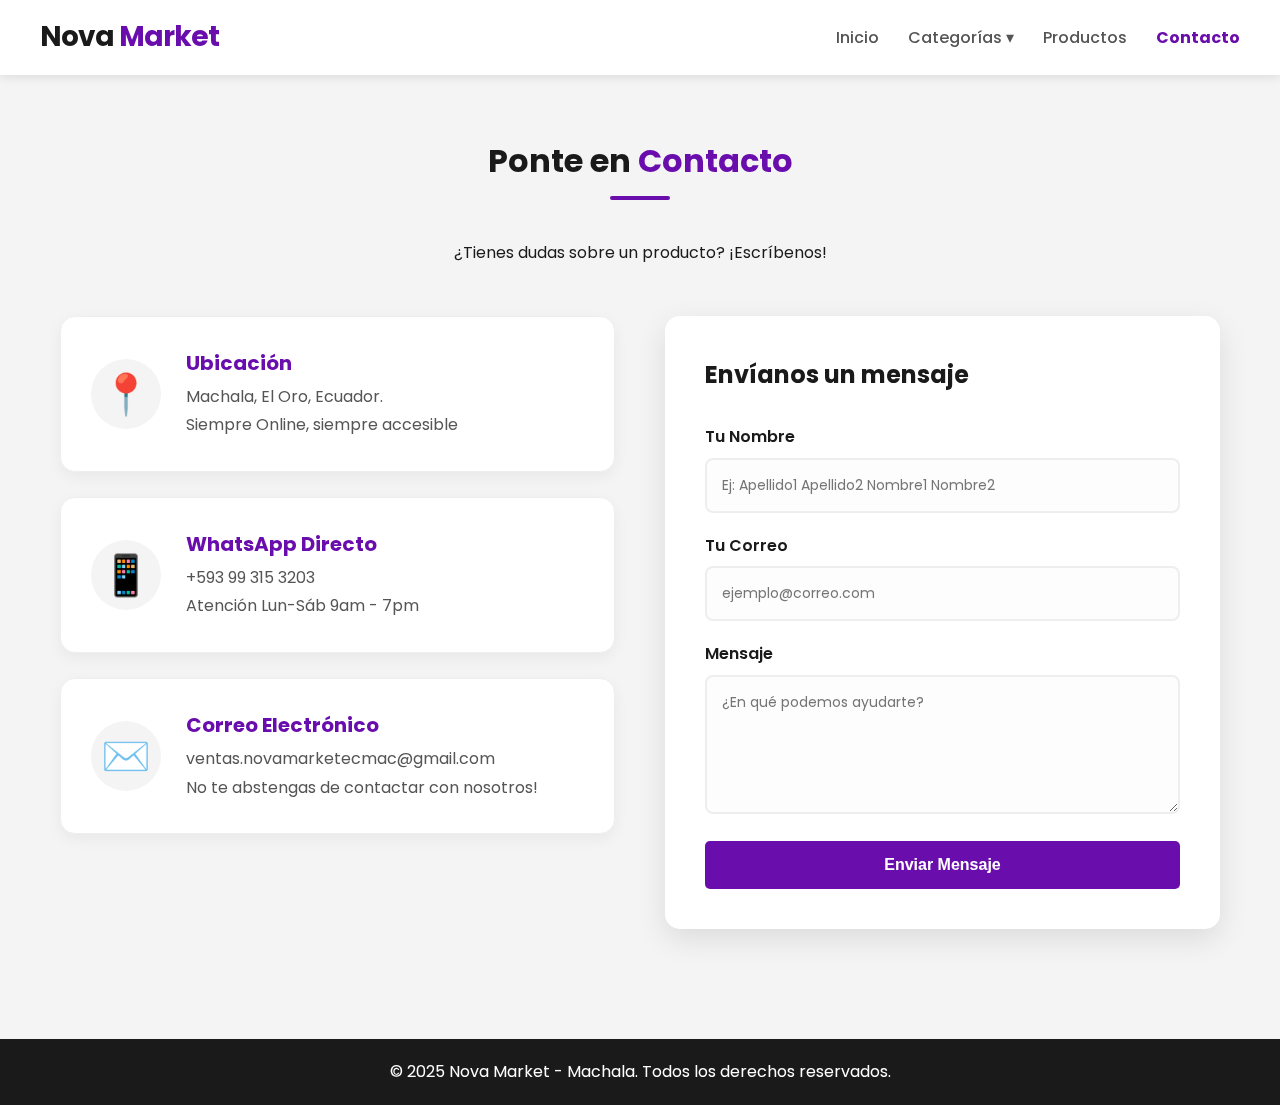
<file: contacto.html>
<!DOCTYPE html>
<html lang="es">
<head>
    <meta charset="UTF-8">
    <meta name="viewport" content="width=device-width, initial-scale=1.0">
    <title>Nova Market | Contáctanos</title>
    
    <link rel="preconnect" href="https://fonts.googleapis.com">
    <link rel="preconnect" href="https://fonts.gstatic.com" crossorigin>
    <link href="https://fonts.googleapis.com/css2?family=Poppins:wght@300;400;600;700&display=swap" rel="stylesheet">
    <link rel="stylesheet" href="style.css">
</head>
<body>

    <div class="area">
        <ul class="circles">
            <li></li><li></li><li></li><li></li><li></li>
            <li></li><li></li><li></li><li></li><li></li>
        </ul>
    </div>

    <header class="main-header">
        <div class="container header-content">
            <div class="logo">
                <h1>Nova <span>Market</span></h1>
            </div>
            <nav class="navbar">
                <a href="index.html">Inicio</a>
                <div class="dropdown">
                    <a href="index.html#categorias" class="dropbtn">Categorías ▾</a>
                    
                    <div class="dropdown-content">
                        <a href="tecnologia.html">Tecnología y Accesorios</a>
                        <a href="hogar.html">Hogar y Cocina</a>
                        <a href="Papeleria.html">Papeleria y Oficina</a>
                        <a href="moda.html">Moda y Belleza</a>
                        <a href="Ferreteria.html">Ferretería y Herramientas</a>
                        <a href="jugueteria.html">Juguetes y Más</a>
                    </div>
                </div>
                <a href="index.html#productos">Productos</a>
                <a href="contacto.html" class="active-link">Contacto</a>
            </nav>
        </div>
    </header>

    <main class="container section-padding">
        <h2 class="section-title">Ponte en <span class="text-purple">Contacto</span></h2>
        <p style="text-align: center; margin-bottom: 50px;">¿Tienes dudas sobre un producto? ¡Escríbenos!</p>

        <div class="contact-wrapper">
            
            <div class="contact-info">
                <div class="info-box">
                    <div class="icon-box">📍</div>
                    <div class="details">
                        <h3>Ubicación</h3>
                        <p>Machala, El Oro, Ecuador.</p>
                        <p>Siempre Online, siempre accesible</p>
                    </div>
                </div>

                <div class="info-box">
                    <div class="icon-box">📱</div>
                    <div class="details">
                        <h3>WhatsApp Directo</h3>
                        <p>+593 99 315 3203</p>
                        <p>Atención Lun-Sáb 9am - 7pm</p>
                    </div>
                </div>

                <div class="info-box">
                    <div class="icon-box">✉️</div>
                    <div class="details">
                        <h3>Correo Electrónico</h3>
                        <p>ventas.novamarketecmac@gmail.com</p>
                        <p>No te abstengas de contactar con nosotros!</p>
                    </div>
                </div>
            </div>

            <div class="contact-form-container">
                <h3>Envíanos un mensaje</h3>
                <form action="mailto:ventas@novamarket.ec" method="post" enctype="text/plain" class="form-style" onsubmit="setTimeout(() => this.reset(), 1000)">
    
                    <div class="input-group">
                        <label for="nombre">Tu Nombre</label>
                        <input type="text" id="nombre" namee="nombre" placeholder="Ej: Apellido1 Apellido2 Nombre1 Nombre2" 
                            pattern="[a-zA-ZñÑáéíóúÁÉÍÓÚ\s]+" title="Por favor, usa solo letras (no números)" required>
                    </div>
                    
                    <div class="input-group">
                        <label for="email">Tu Correo</label>
                        <input type="email" id="email" name="contacto" placeholder="ejemplo@correo.com" required>
                    </div>

                    <div class="input-group">
                        <label for="mensaje">Mensaje</label>
                        <textarea id="mensaje" name="mensaje" rows="5" placeholder="¿En qué podemos ayudarte?" required></textarea>
                    </div>

                    <button type="submit" class="btn-primary form-btn">Enviar Mensaje</button>
                </form>
            </div>

        </div>
    </main>

    <footer>
        <p>&copy; 2025 Nova Market - Machala. Todos los derechos reservados.</p>
    </footer>

</body>
</html>
</file>
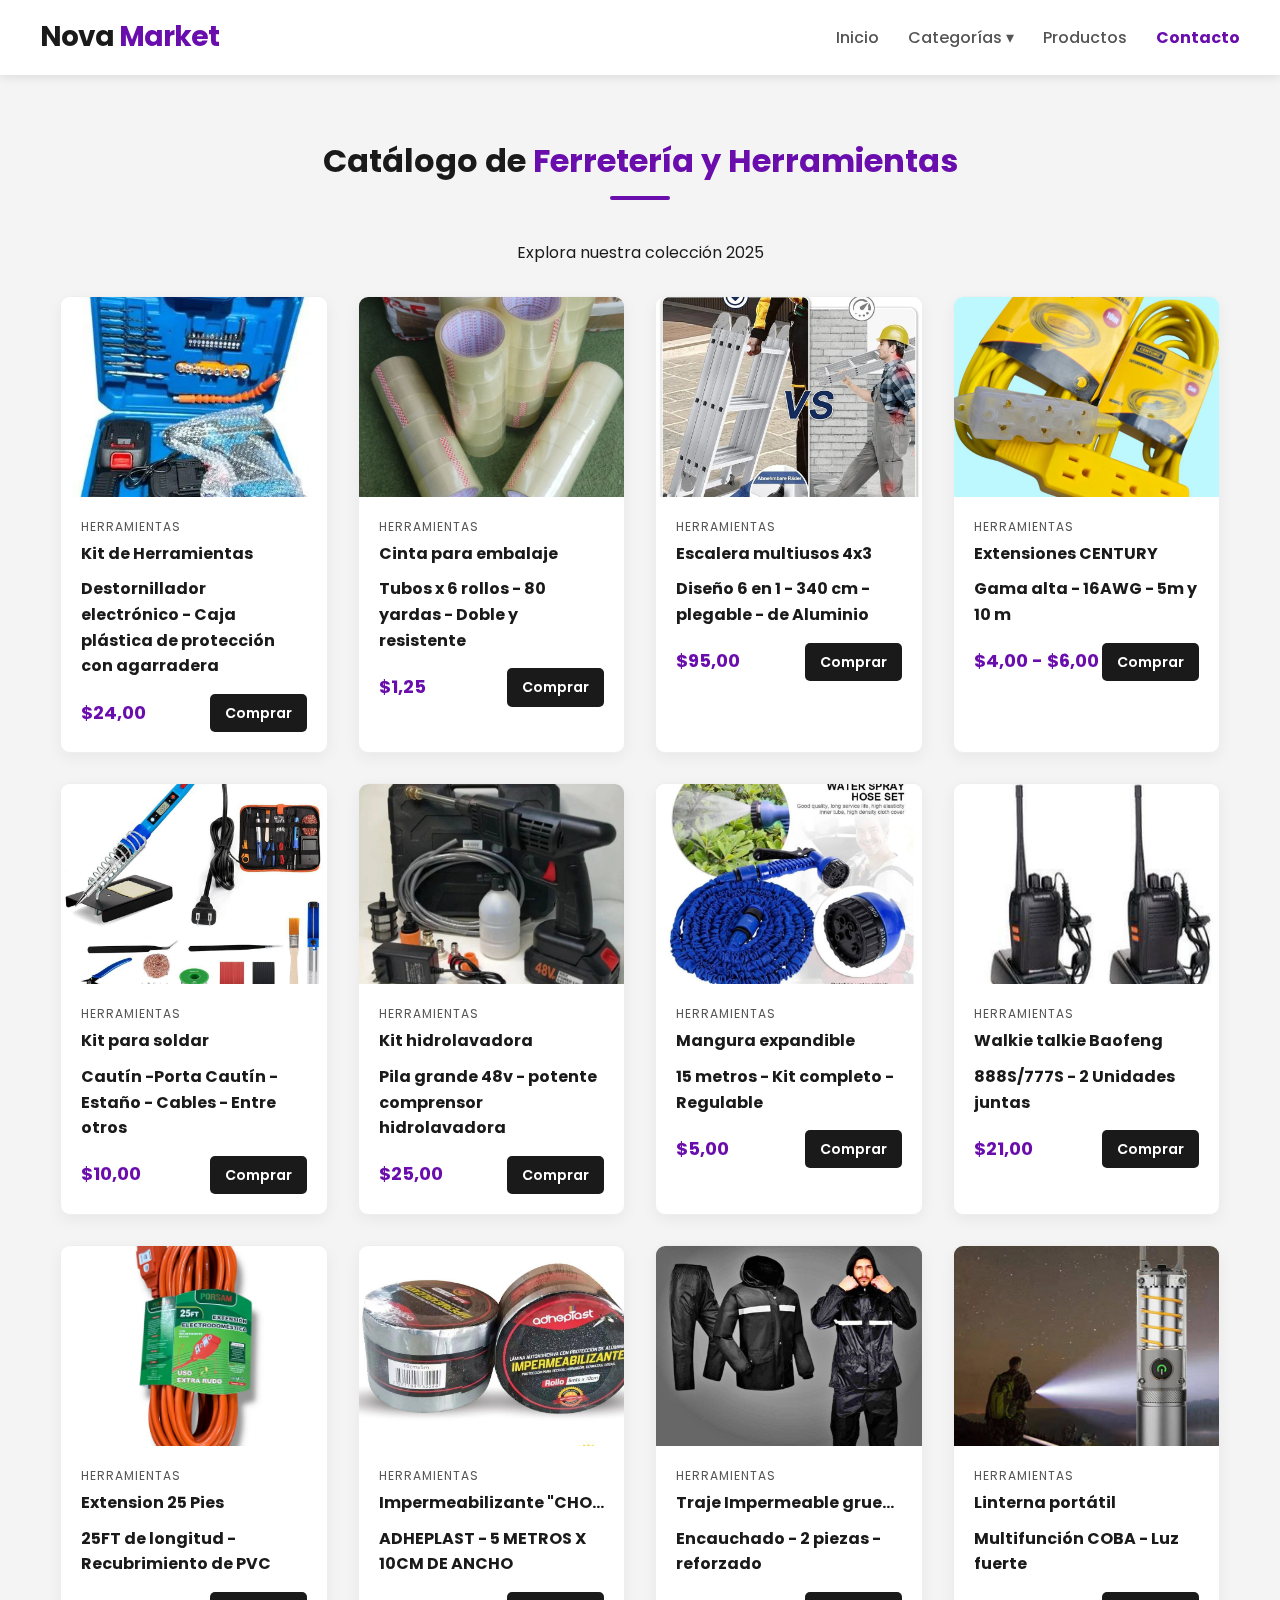
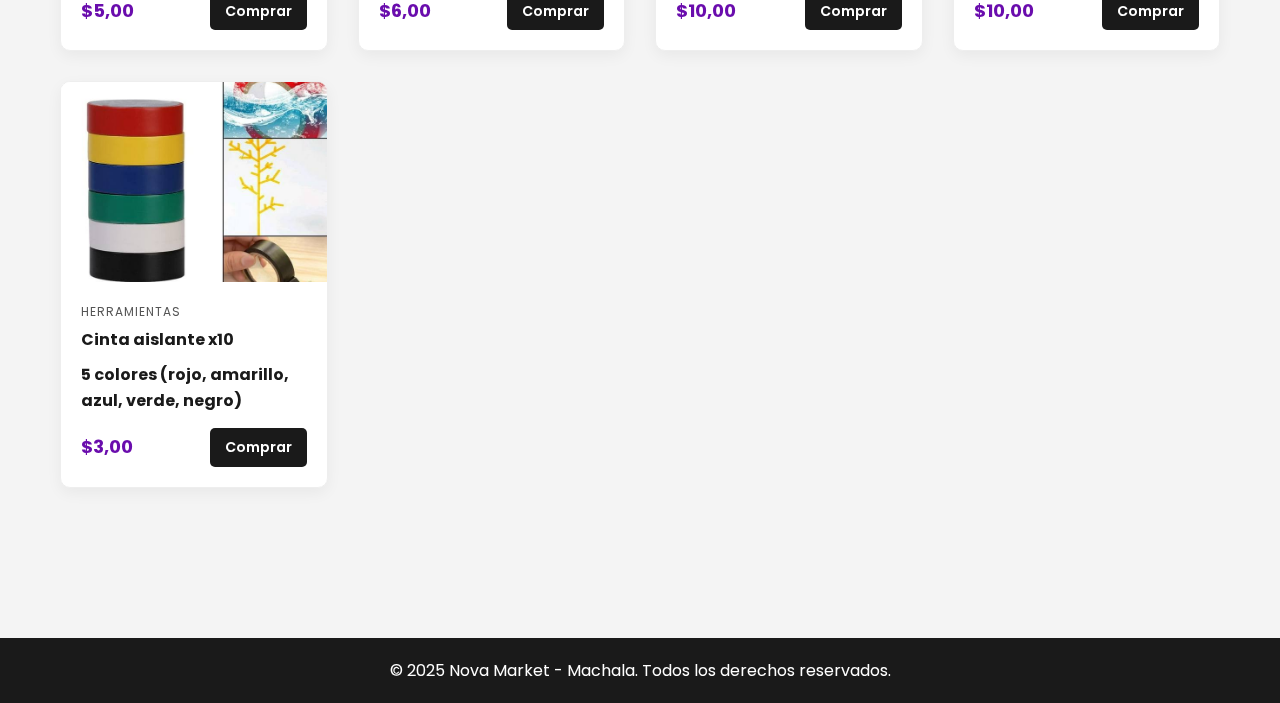
<file: Ferreteria.html>
<!DOCTYPE html>
<html lang="es">
<head>
    <meta charset="UTF-8">
    <meta name="viewport" content="width=device-width, initial-scale=1.0">
    <title>Nova Market | Catálogo 2025</title>
    
    <link rel="preconnect" href="https://fonts.googleapis.com">
    <link rel="preconnect" href="https://fonts.gstatic.com" crossorigin>
    <link href="https://fonts.googleapis.com/css2?family=Poppins:wght@300;400;600;700&display=swap" rel="stylesheet">

    <link rel="stylesheet" href="style.css">
</head>
<body>
    <div class="area">
        <ul class="circles">
            <li></li>
            <li></li>
            <li></li>
            <li></li>
            <li></li>
            <li></li>
            <li></li>
            <li></li>
            <li></li>
            <li></li>
        </ul>
    </div>
    
    <header class="main-header">
        <div class="container header-content">
            <div class="logo">
                <h1>Nova <span>Market</span></h1>
            </div>

            <nav class="navbar">
                <a href="index.html">Inicio</a>
                <div class="dropdown">
                    <a href="index.html#categorias" class="dropbtn">Categorías ▾</a>
                    
                    <div class="dropdown-content">
                        <a href="tecnologia.html">Tecnología y Accesorios</a>
                        <a href="hogar.html">Hogar y Cocina</a>
                        <a href="Papeleria.html">Papeleria y Oficina</a>
                        <a href="moda.html">Moda y Belleza</a>
                        <a href="Ferreteria.html">Ferretería y Herramientas</a>
                        <a href="jugueteria.html">Juguetes y Más</a>
                    </div>
                </div>
                <a href="index.html#productos">Productos</a>
                <a href="contacto.html" class="active-link">Contacto</a>
            </nav>
        </div>
    </header>

    <section id="productos" class="container section-padding">
        <h2 class="section-title">Catálogo de <span class="text-purple">Ferretería y Herramientas</span></h2>
        <p style="text-align: center; margin-bottom: 30px;">Explora nuestra colección 2025</p>

        <div class="products-grid">

            <div class="product-card">
                <div class="product-image">
                    <img src="cajadeherramientascondestornillador.jpg" alt="herramientas">
                </div>
                <div class="product-info">
                    <p class="category-tag">Herramientas</p>
                    <h3>Kit de Herramientas</h3>
                    <h4>Destornillador electrónico - Caja plástica de protección con agarradera</h4>
                    <div class="price-row">
                        <span class="price">$24,00</span>
                        <a href="https://wa.me/593993153203?text=Hola%20quiero%20el%20producto" target="_blank" class="btn-cart">Comprar</a>
                    </div>
                </div>
            </div>

            <div class="product-card">
                <div class="product-image">
                    <img src="cintamastik.jpg" alt="cintaembalaje">
                </div>
                <div class="product-info">
                    <p class="category-tag">Herramientas</p>
                    <h3>Cinta para embalaje</h3>
                    <h4>Tubos x 6 rollos - 80 yardas - Doble y resistente </h4>
                    <div class="price-row">
                        <span class="price">$1,25</span>
                        <a href="https://wa.me/593993153203?text=Hola%20quiero%20el%20producto" target="_blank" class="btn-cart">Comprar</a>
                    </div>
                </div>
            </div>

            <div class="product-card">
                <div class="product-image">
                    <img src="escaleramultiusos4x.jpg" alt="escalera">
                </div>
                <div class="product-info">
                    <p class="category-tag">Herramientas</p>
                    <h3>Escalera multiusos 4x3</h3>
                    <h4>Diseño 6 en 1 - 340 cm - plegable - de Aluminio</h4>
                    <div class="price-row">
                        <span class="price">$95,00</span>
                        <a href="https://wa.me/593993153203?text=Hola%20quiero%20el%20producto" target="_blank" class="btn-cart">Comprar</a>
                    </div>
                </div>
            </div>

            <div class="product-card">
                <div class="product-image">
                    <img src="extensiones.jpg" alt="extensiones">
                </div>
                <div class="product-info">
                    <p class="category-tag">Herramientas</p>
                    <h3>Extensiones CENTURY</h3>
                    <h4>Gama alta - 16AWG - 5m y 10 m</h4>
                    <div class="price-row">
                        <span class="price">$4,00 - $6,00</span>
                        <a href="https://wa.me/593993153203?text=Hola%20quiero%20el%20producto" target="_blank" class="btn-cart">Comprar</a>
                    </div>
                </div>
            </div>

            <div class="product-card">
                <div class="product-image">
                    <img src="kitsoldadura.jpg" alt="soldadura">
                </div>
                <div class="product-info">
                    <p class="category-tag">Herramientas</p>
                    <h3>Kit para soldar</h3>
                    <h4>Cautín -Porta Cautín - Estaño - Cables - Entre otros</h4>
                    <div class="price-row">
                        <span class="price">$10,00</span>
                        <a href="https://wa.me/593993153203?text=Hola%20quiero%20el%20producto" target="_blank" class="btn-cart">Comprar</a>
                    </div>
                </div>
            </div>

            <div class="product-card">
                <div class="product-image">
                    <img src="comprensordelavadora.jpg" alt="kit">
                </div>
                <div class="product-info">
                    <p class="category-tag">Herramientas</p>
                    <h3>Kit hidrolavadora</h3>
                    <h4>Pila grande 48v - potente comprensor hidrolavadora</h4>
                    <div class="price-row">
                        <span class="price">$25,00</span>
                        <a href="https://wa.me/593993153203?text=Hola%20quiero%20el%20producto" target="_blank" class="btn-cart">Comprar</a>
                    </div>
                </div>
            </div>

            <div class="product-card">
                <div class="product-image">
                    <img src="mangueraexpansible.jpg" alt="manguera">
                </div>
                <div class="product-info">
                    <p class="category-tag">Herramientas</p>
                    <h3>Mangura expandible</h3>
                    <h4>15 metros - Kit completo - Regulable</h4>
                    <div class="price-row">
                        <span class="price">$5,00</span>
                        <a href="https://wa.me/593993153203?text=Hola%20quiero%20el%20producto" target="_blank" class="btn-cart">Comprar</a>
                    </div>
                </div>
            </div>

            <div class="product-card">
                <div class="product-image">
                    <img src="walkietalkin.jpg" alt="receptor">
                </div>
                <div class="product-info">
                    <p class="category-tag">Herramientas</p>
                    <h3>Walkie talkie Baofeng</h3>
                    <h4>888S/777S - 2 Unidades juntas</h4>
                    <div class="price-row">
                        <span class="price">$21,00</span>
                        <a href="https://wa.me/593993153203?text=Hola%20quiero%20el%20producto" target="_blank" class="btn-cart">Comprar</a>
                    </div>
                </div>
            </div>

            <div class="product-card">
                <div class="product-image">
                    <img src="extensionelectrodomestica.jpg" alt="extensiones">
                </div>
                <div class="product-info">
                    <p class="category-tag">Herramientas</p>
                    <h3>Extension 25 Pies</h3>
                    <h4>25FT de longitud - Recubrimiento de PVC</h4>
                    <div class="price-row">
                        <span class="price">$5,00</span>
                        <a href="https://wa.me/593993153203?text=Hola%20quiero%20el%20producto" target="_blank" class="btn-cart">Comprar</a>
                    </div>
                </div>
            </div>

            <div class="product-card">
                <div class="product-image">
                    <img src="impermeabilizante.jpg" alt="impermeable">
                </div>
                <div class="product-info">
                    <p class="category-tag">Herramientas</p>
                    <h3>Impermeabilizante "CHOVA"</h3>
                    <h4>ADHEPLAST - 5 METROS X 10CM DE ANCHO</h4>
                    <div class="price-row">
                        <span class="price">$6,00</span>
                        <a href="https://wa.me/593993153203?text=Hola%20quiero%20el%20producto" target="_blank" class="btn-cart">Comprar</a>
                    </div>
                </div>
            </div>

            <div class="product-card">
                <div class="product-image">
                    <img src="trajeimpermeablegrueso.jpg" alt="impermeable">
                </div>
                <div class="product-info">
                    <p class="category-tag">Herramientas</p>
                    <h3>Traje Impermeable grueso</h3>
                    <h4>Encauchado - 2 piezas - reforzado</h4>
                    <div class="price-row">
                        <span class="price">$10,00</span>
                        <a href="https://wa.me/593993153203?text=Hola%20quiero%20el%20producto" target="_blank" class="btn-cart">Comprar</a>
                    </div>
                </div>
            </div>

            <div class="product-card">
                <div class="product-image">
                    <img src="linterna.jpg" alt="linterna">
                </div>
                <div class="product-info">
                    <p class="category-tag">Herramientas</p>
                    <h3>Linterna portátil</h3>
                    <h4>Multifunción COBA - Luz fuerte</h4>
                    <div class="price-row">
                        <span class="price">$10,00</span>
                        <a href="https://wa.me/593993153203?text=Hola%20quiero%20el%20producto" target="_blank" class="btn-cart">Comprar</a>
                    </div>
                </div>
            </div>

            <div class="product-card">
                <div class="product-image">
                    <img src="cintaaislantex10.jpg" alt="aislante">
                </div>
                <div class="product-info">
                    <p class="category-tag">Herramientas</p>
                    <h3>Cinta aislante x10</h3>
                    <h4>5 colores (rojo, amarillo, azul, verde, negro)</h4>
                    <div class="price-row">
                        <span class="price">$3,00</span>
                        <a href="https://wa.me/593993153203?text=Hola%20quiero%20el%20producto" target="_blank" class="btn-cart">Comprar</a>
                    </div>
                </div>
            </div>


        </div>
    </section>
    <footer>
        <p>&copy; 2025 Nova Market - Machala. Todos los derechos reservados.</p>
    </footer>

</body>
</html>
</file>
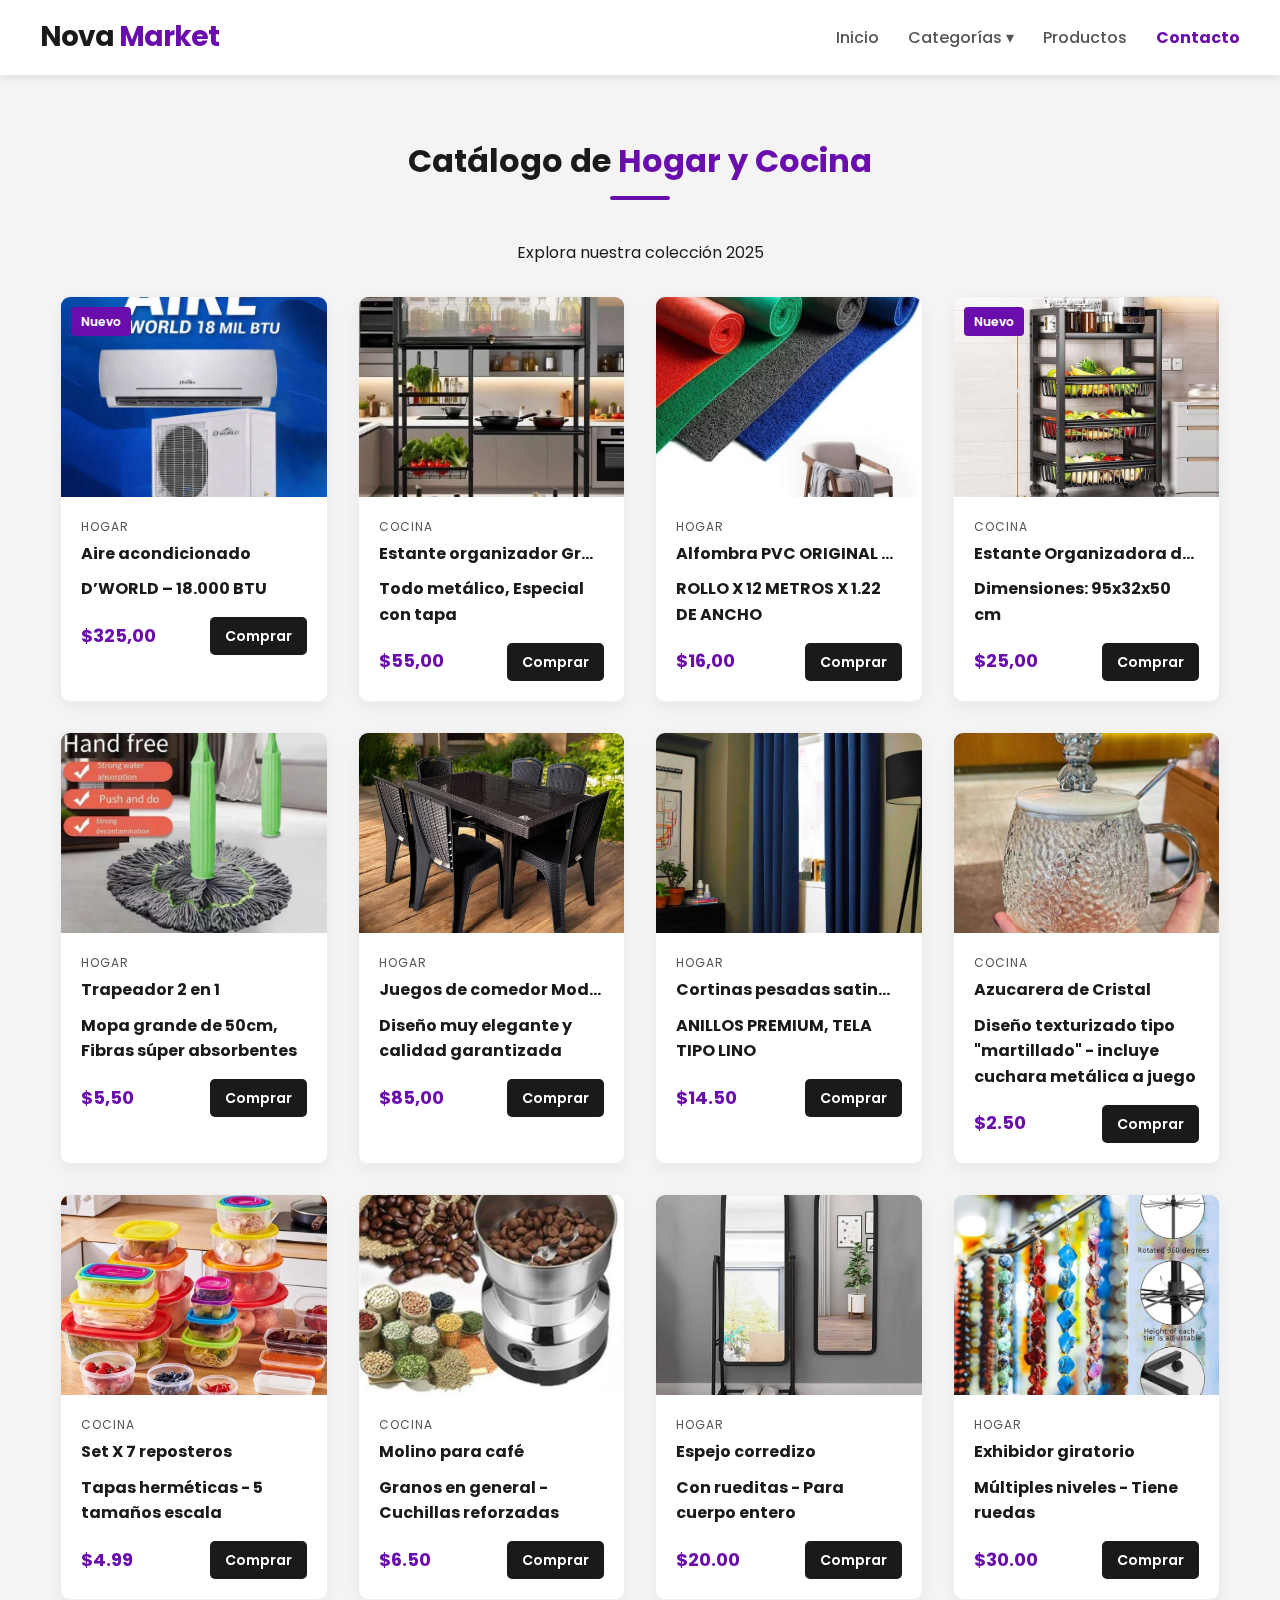
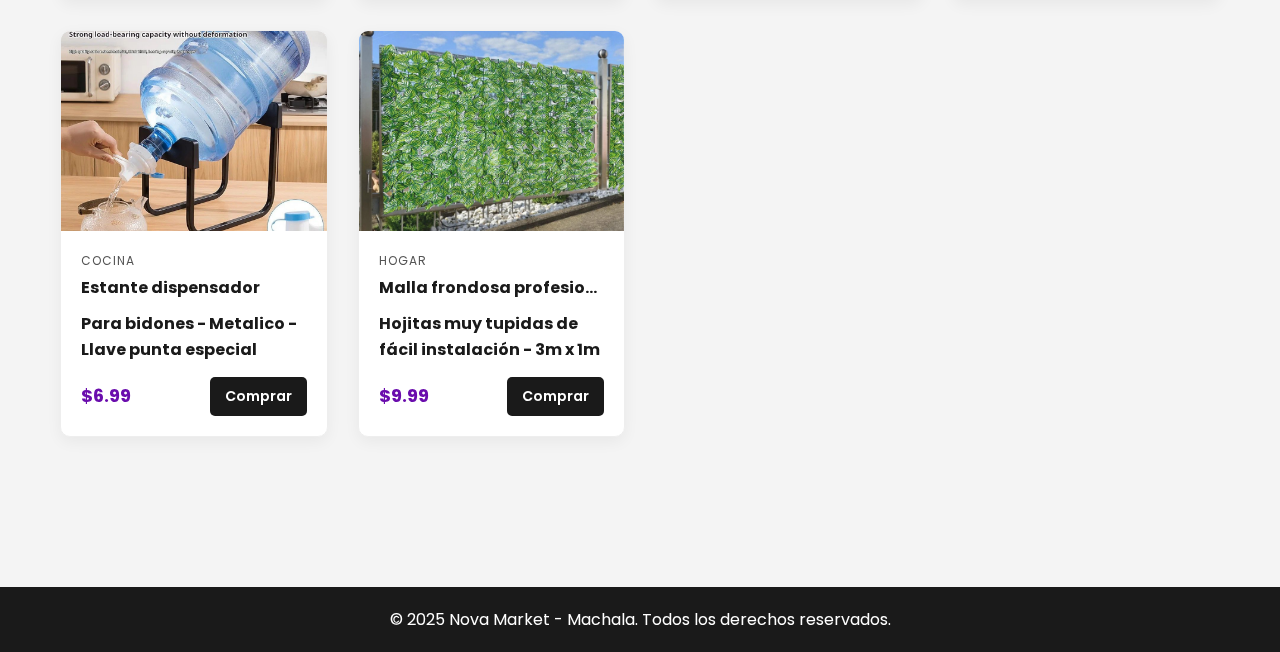
<file: hogar.html>
<!DOCTYPE html>
<html lang="es">
<head>
    <meta charset="UTF-8">
    <meta name="viewport" content="width=device-width, initial-scale=1.0">
    <title>Nova Market | Catálogo 2025</title>
    
    <link rel="preconnect" href="https://fonts.googleapis.com">
    <link rel="preconnect" href="https://fonts.gstatic.com" crossorigin>
    <link href="https://fonts.googleapis.com/css2?family=Poppins:wght@300;400;600;700&display=swap" rel="stylesheet">

    <link rel="stylesheet" href="style.css">
</head>
<body>
    <div class="area">
        <ul class="circles">
            <li></li>
            <li></li>
            <li></li>
            <li></li>
            <li></li>
            <li></li>
            <li></li>
            <li></li>
            <li></li>
            <li></li>
        </ul>
    </div>
    
    <header class="main-header">
        <div class="container header-content">
            <div class="logo">
                <h1>Nova <span>Market</span></h1>
            </div>

            <nav class="navbar">
                <a href="index.html">Inicio</a>
                <div class="dropdown">
                    <a href="index.html#categorias" class="dropbtn">Categorías ▾</a>
                    
                    <div class="dropdown-content">
                        <a href="tecnologia.html">Tecnología y Accesorios</a>
                        <a href="hogar.html">Hogar y Cocina</a>
                        <a href="Papeleria.html">Papeleria y Oficina</a>
                        <a href="moda.html">Moda y Belleza</a>
                        <a href="Ferreteria.html">Ferretería y Herramientas</a>
                        <a href="jugueteria.html">Juguetes y Más</a>
                    </div>
                </div>
                <a href="index.html#productos">Productos</a>
                <a href="contacto.html" class="active-link">Contacto</a>
            </nav>
        </div>
    </header>

    <section id="productos" class="container section-padding">
        <h2 class="section-title">Catálogo de <span class="text-purple">Hogar y Cocina</span></h2>
        <p style="text-align: center; margin-bottom: 30px;">Explora nuestra colección 2025</p>

        <div class="products-grid">

            <div class="product-card">
                <div class="product-image">
                    <img src="aireacondicionado.jpg" alt="Aire">
                    <span class="badge">Nuevo</span> </div>
                <div class="product-info">
                    <p class="category-tag">Hogar</p>
                    <h3>Aire acondicionado</h3>
                    <h4>D’WORLD – 18.000 BTU  </h4>
                    <div class="price-row">
                        <span class="price">$325,00</span>
                        <a href="https://wa.me/593993153203?text=Hola%20quiero%20el%20producto" target="_blank" class="btn-cart">Comprar</a>
                    </div>
                </div>
            </div>

            <div class="product-card">
                <div class="product-image">
                    <img src="newestanteorganizador.jpg" alt="estanterias">
                </div>
                <div class="product-info">
                    <p class="category-tag">Cocina</p>
                    <h3>Estante organizador Grande</h3>
                    <h4>Todo metálico, Especial con tapa</h4>
                    <div class="price-row">
                        <span class="price">$55,00</span>
                       <a href="https://wa.me/593993153203?text=Hola%20quiero%20el%20producto" target="_blank" class="btn-cart">Comprar</a>
                    </div>
                </div>
            </div>

            <div class="product-card">
                <div class="product-image">
                    <img src="alfomraatrapamugre.jpg" alt="Alfombra">
                </div>
                <div class="product-info">
                    <p class="category-tag">Hogar</p>
                    <h3>Alfombra PVC ORIGINAL Musgo</h3>
                    <h4>ROLLO X 12 METROS X 1.22 DE ANCHO</h4>
                    <div class="price-row">
                        <span class="price">$16,00</span>
                        <a href="https://wa.me/593993153203?text=Hola%20quiero%20el%20producto" target="_blank" class="btn-cart">Comprar</a>
                    </div>
                </div>
            </div>


            <div class="product-card">
                <div class="product-image">
                    <img src="estanteriaruedas4niveles.jpg" alt="estanterias">
                    <span class="badge">Nuevo</span> </div>
                <div class="product-info">
                    <p class="category-tag">Cocina</p>
                    <h3>Estante Organizadora de verduras de 4 niveles</h3>
                    <h4>Dimensiones: 95x32x50 cm</h4>
                    <div class="price-row">
                        <span class="price">$25,00</span>
                        <a href="https://wa.me/593993153203?text=Hola%20quiero%20el%20producto" target="_blank" class="btn-cart">Comprar</a>
                    </div>
                </div>
            </div>

            <div class="product-card">
                <div class="product-image">
                    <img src="trapeadorabsorsionauto.jpg" alt="Piso">
                </div>
                <div class="product-info">
                    <p class="category-tag">Hogar</p>
                    <h3>Trapeador 2 en 1</h3>
                    <h4>Mopa grande de 50cm, Fibras súper absorbentes</h4>
                    <div class="price-row">
                        <span class="price">$5,50</span>
                       <a href="https://wa.me/593993153203?text=Hola%20quiero%20el%20producto" target="_blank" class="btn-cart">Comprar</a>
                    </div>
                </div>
            </div>

            <div class="product-card">
                <div class="product-image">
                    <img src="juegocomedorratan.jpg" alt="Comedor">
                </div>
                <div class="product-info">
                    <p class="category-tag">Hogar</p>
                    <h3>Juegos de comedor Modelo RATÁN </h3>
                    <h4>Diseño muy elegante y calidad garantizada</h4>
                    <div class="price-row">
                        <span class="price">$85,00</span>
                        <a href="https://wa.me/593993153203?text=Hola%20quiero%20el%20producto" target="_blank" class="btn-cart">Comprar</a>
                    </div>
                </div>
            </div>

            <div class="product-card">
                <div class="product-image">
                    <img src="cortinaspesadas.jpg" alt="cortinas">
                </div>
                <div class="product-info">
                    <p class="category-tag">Hogar</p>
                    <h3>Cortinas pesadas satinadas</h3>
                    <h4>ANILLOS PREMIUM, TELA TIPO LINO </h4>
                    <div class="price-row">
                        <span class="price">$14.50</span>
                        <a href="https://wa.me/593993153203?text=Hola%20quiero%20el%20producto" target="_blank" class="btn-cart">Comprar</a>
                    </div>
                </div>
            </div>

            <div class="product-card">
                <div class="product-image">
                    <img src="tazadecristalpreimumosito.jpg" alt="azucarera">
                </div>
                <div class="product-info">
                    <p class="category-tag">Cocina</p>
                    <h3>Azucarera de Cristal</h3>
                    <h4>Diseño texturizado tipo "martillado" - incluye cuchara metálica a juego </h4>
                    <div class="price-row">
                        <span class="price">$2.50</span>
                        <a href="https://wa.me/593993153203?text=Hola%20quiero%20el%20producto" target="_blank" class="btn-cart">Comprar</a>
                    </div>
                </div>
            </div>

            <div class="product-card">
                <div class="product-image">
                    <img src="tuppersarcoiris.jpg" alt="reposteros">
                </div>
                <div class="product-info">
                    <p class="category-tag">Cocina</p>
                    <h3>Set X 7 reposteros</h3>
                    <h4>Tapas herméticas - 5 tamaños escala</h4>
                    <div class="price-row">
                        <span class="price">$4.99</span>
                        <a href="https://wa.me/593993153203?text=Hola%20quiero%20el%20producto" target="_blank" class="btn-cart">Comprar</a>
                    </div>
                </div>
            </div>

            <div class="product-card">
                <div class="product-image">
                    <img src="molinosuperfuerte.jpg" alt="Molino">
                </div>
                <div class="product-info">
                    <p class="category-tag">Cocina</p>
                    <h3>Molino para café</h3>
                    <h4>Granos en general - Cuchillas reforzadas</h4>
                    <div class="price-row">
                        <span class="price">$6.50</span>
                        <a href="https://wa.me/593993153203?text=Hola%20quiero%20el%20producto" target="_blank" class="btn-cart">Comprar</a>
                    </div>
                </div>
            </div>

            <div class="product-card">
                <div class="product-image">
                    <img src="espejocorredizo.jpg" alt="espejo">
                </div>
                <div class="product-info">
                    <p class="category-tag">Hogar</p>
                    <h3>Espejo corredizo</h3>
                    <h4>Con rueditas - Para cuerpo entero</h4>
                    <div class="price-row">
                        <span class="price">$20.00</span>
                        <a href="https://wa.me/593993153203?text=Hola%20quiero%20el%20producto" target="_blank" class="btn-cart">Comprar</a>
                    </div>
                </div>
            </div>

            <div class="product-card">
                <div class="product-image">
                    <img src="exhibidorgiratorio.jpg" alt="exhibidor">
                </div>
                <div class="product-info">
                    <p class="category-tag">Hogar</p>
                    <h3>Exhibidor giratorio</h3>
                    <h4>Múltiples niveles - Tiene ruedas</h4>
                    <div class="price-row">
                        <span class="price">$30.00</span>
                        <a href="https://wa.me/593993153203?text=Hola%20quiero%20el%20producto" target="_blank" class="btn-cart">Comprar</a>
                    </div>
                </div>
            </div>

            <div class="product-card">
                <div class="product-image">
                    <img src="dispensadordeaguametalica.jpg" alt="dispensador">
                </div>
                <div class="product-info">
                    <p class="category-tag">Cocina</p>
                    <h3>Estante dispensador</h3>
                    <h4>Para bidones - Metalico - Llave punta especial</h4>
                    <div class="price-row">
                        <span class="price">$6.99</span>
                        <a href="https://wa.me/593993153203?text=Hola%20quiero%20el%20producto" target="_blank" class="btn-cart">Comprar</a>
                    </div>
                </div>
            </div>

            <div class="product-card">
                <div class="product-image">
                    <img src="mallafrondosahojas.jpg" alt="malla">
                </div>
                <div class="product-info">
                    <p class="category-tag">Hogar</p>
                    <h3>Malla frondosa profesional</h3>
                    <h4>Hojitas muy tupidas de fácil instalación - 3m x 1m</h4>
                    <div class="price-row">
                        <span class="price">$9.99</span>
                        <a href="https://wa.me/593993153203?text=Hola%20quiero%20el%20producto" target="_blank" class="btn-cart">Comprar</a>
                    </div>
                </div>
            </div>
            
        </div>
    </section>
    <footer>
        <p>&copy; 2025 Nova Market - Machala. Todos los derechos reservados.</p>
    </footer>

</body>
</html>
</file>
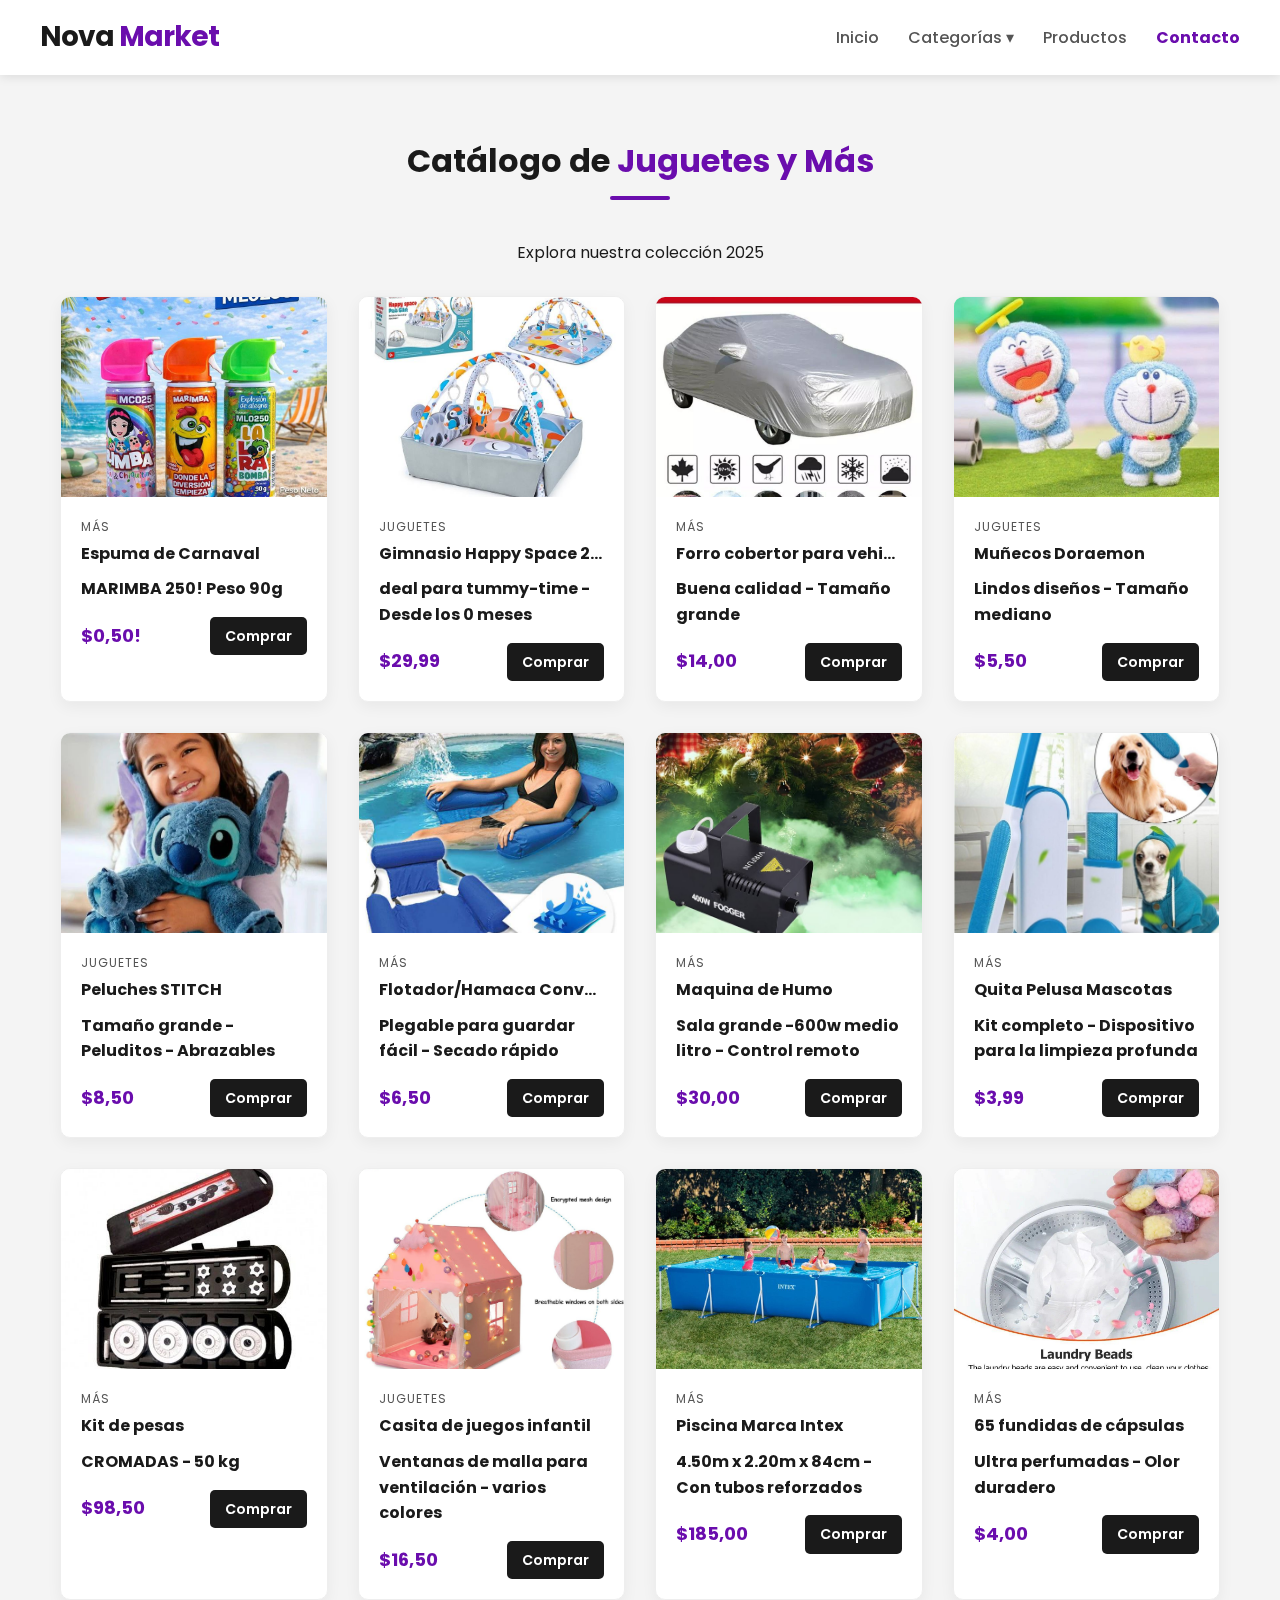
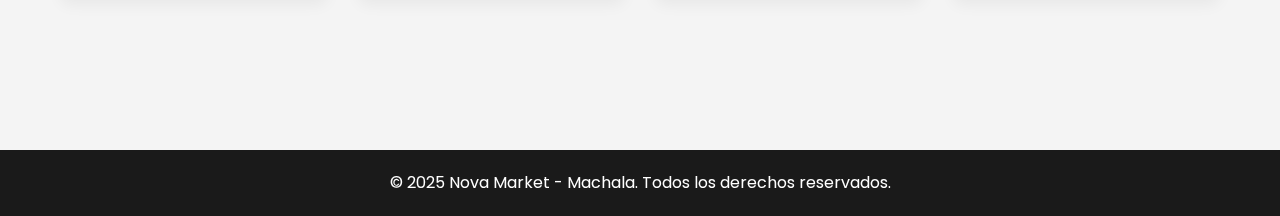
<file: jugueteria.html>
<!DOCTYPE html>
<html lang="es">
<head>
    <meta charset="UTF-8">
    <meta name="viewport" content="width=device-width, initial-scale=1.0">
    <title>Nova Market | Catálogo 2025</title>
    
    <link rel="preconnect" href="https://fonts.googleapis.com">
    <link rel="preconnect" href="https://fonts.gstatic.com" crossorigin>
    <link href="https://fonts.googleapis.com/css2?family=Poppins:wght@300;400;600;700&display=swap" rel="stylesheet">

    <link rel="stylesheet" href="style.css">
</head>
<body>
    <div class="area">
        <ul class="circles">
            <li></li>
            <li></li>
            <li></li>
            <li></li>
            <li></li>
            <li></li>
            <li></li>
            <li></li>
            <li></li>
            <li></li>
        </ul>
    </div>
    
    <header class="main-header">
        <div class="container header-content">
            <div class="logo">
                <h1>Nova <span>Market</span></h1>
            </div>

            <nav class="navbar">
                <a href="index.html">Inicio</a>
                <div class="dropdown">
                    <a href="index.html#categorias" class="dropbtn">Categorías ▾</a>
                    
                    <div class="dropdown-content">
                        <a href="tecnologia.html">Tecnología y Accesorios</a>
                        <a href="hogar.html">Hogar y Cocina</a>
                        <a href="Papeleria.html">Papeleria y Oficina</a>
                        <a href="moda.html">Moda y Belleza</a>
                        <a href="Ferreteria.html">Ferretería y Herramientas</a>
                        <a href="jugueteria.html">Juguetes y Más</a>
                    </div>
                </div>
                <a href="index.html#productos">Productos</a>
                <a href="contacto.html" class="active-link">Contacto</a>
            </nav>
        </div>
    </header>

    <section id="productos" class="container section-padding">
        <h2 class="section-title">Catálogo de <span class="text-purple">Juguetes y Más</span></h2>
        <p style="text-align: center; margin-bottom: 30px;">Explora nuestra colección 2025</p>

        <div class="products-grid">

            <div class="product-card">
                <div class="product-image">
                    <img src="cariocamarimbamini.jpg" alt="Carnaval">
                </div>
                <div class="product-info">
                    <p class="category-tag">Más</p>
                    <h3>Espuma de Carnaval </h3>
                    <h4>MARIMBA 250! Peso 90g</h4>
                    <div class="price-row">
                        <span class="price">$0,50!</span>
                        <a href="https://wa.me/593993153203?text=Hola%20quiero%20el%20producto" target="_blank" class="btn-cart">Comprar</a>
                    </div>
                </div>
            </div>

            <div class="product-card">
                <div class="product-image">
                    <img src="gimmnasioparabebehappyspace.jpg" alt="gimnasio">
                </div>
                <div class="product-info">
                    <p class="category-tag">Juguetes</p>
                    <h3>Gimnasio Happy Space 2 en 1</h3>
                    <h4>deal para tummy-time - Desde los 0 meses</h4>
                    <div class="price-row">
                        <span class="price">$29,99</span>
                        <a href="https://wa.me/593993153203?text=Hola%20quiero%20el%20producto" target="_blank" class="btn-cart">Comprar</a>
                    </div>
                </div>
            </div>

            <div class="product-card">
                <div class="product-image">
                    <img src="forroscobertoresparavehiculos.jpg" alt="vehiculos">
                </div>
                <div class="product-info">
                    <p class="category-tag">Más</p>
                    <h3>Forro cobertor para vehiculo</h3>
                    <h4>Buena calidad - Tamaño grande</h4>
                    <div class="price-row">
                        <span class="price">$14,00</span>
                        <a href="https://wa.me/593993153203?text=Hola%20quiero%20el%20producto" target="_blank" class="btn-cart">Comprar</a>
                    </div>
                </div>
            </div>

            <div class="product-card">
                <div class="product-image">
                    <img src="muñecosdoraemon.jpg" alt="muñecos">
                </div>
                <div class="product-info">
                    <p class="category-tag">Juguetes</p>
                    <h3>Muñecos Doraemon</h3>
                    <h4>Lindos diseños - Tamaño mediano</h4>
                    <div class="price-row">
                        <span class="price">$5,50</span>
                        <a href="https://wa.me/593993153203?text=Hola%20quiero%20el%20producto" target="_blank" class="btn-cart">Comprar</a>
                    </div>
                </div>
            </div>

            <div class="product-card">
                <div class="product-image">
                    <img src="sitchpeluche.jpg" alt="peluches">
                </div>
                <div class="product-info">
                    <p class="category-tag">Juguetes</p>
                    <h3>Peluches STITCH</h3>
                    <h4>Tamaño grande - Peluditos - Abrazables</h4>
                    <div class="price-row">
                        <span class="price">$8,50</span>
                        <a href="https://wa.me/593993153203?text=Hola%20quiero%20el%20producto" target="_blank" class="btn-cart">Comprar</a>
                    </div>
                </div>
            </div>

            <div class="product-card">
                <div class="product-image">
                    <img src="flotadoramaca.jpg" alt="piscina">
                </div>
                <div class="product-info">
                    <p class="category-tag">Más</p>
                    <h3>Flotador/Hamaca Convertible</h3>
                    <h4>Plegable para guardar fácil - Secado rápido</h4>
                    <div class="price-row">
                        <span class="price">$6,50</span>
                        <a href="https://wa.me/593993153203?text=Hola%20quiero%20el%20producto" target="_blank" class="btn-cart">Comprar</a>
                    </div>
                </div>
            </div>

            <div class="product-card">
                <div class="product-image">
                    <img src="maquinadehumo.jpg" alt="decoracion">
                </div>
                <div class="product-info">
                    <p class="category-tag">Más</p>
                    <h3>Maquina de Humo</h3>
                    <h4>Sala grande -600w medio litro - Control remoto</h4>
                    <div class="price-row">
                        <span class="price">$30,00</span>
                        <a href="https://wa.me/593993153203?text=Hola%20quiero%20el%20producto" target="_blank" class="btn-cart">Comprar</a>
                    </div>
                </div>
            </div>

            <div class="product-card">
                <div class="product-image">
                    <img src="quitapelusa.jpg" alt="mascotas">
                </div>
                <div class="product-info">
                    <p class="category-tag">Más</p>
                    <h3>Quita Pelusa Mascotas</h3>
                    <h4>Kit completo - Dispositivo para la limpieza profunda</h4>
                    <div class="price-row">
                        <span class="price">$3,99</span>
                        <a href="https://wa.me/593993153203?text=Hola%20quiero%20el%20producto" target="_blank" class="btn-cart">Comprar</a>
                    </div>
                </div>
            </div>

            <div class="product-card">
                <div class="product-image">
                    <img src="kitdepesas.jpg" alt="pesas">
                </div>
                <div class="product-info">
                    <p class="category-tag">Más</p>
                    <h3>Kit de pesas</h3>
                    <h4>CROMADAS - 50 kg</h4>
                    <div class="price-row">
                        <span class="price">$98,50</span>
                        <a href="https://wa.me/593993153203?text=Hola%20quiero%20el%20producto" target="_blank" class="btn-cart">Comprar</a>
                    </div>
                </div>
            </div>

            <div class="product-card">
                <div class="product-image">
                    <img src="casitadejuegosinfantil.jpg" alt="juguetes">
                </div>
                <div class="product-info">
                    <p class="category-tag">Juguetes</p>
                    <h3>Casita de juegos infantil</h3>
                    <h4>Ventanas de malla para ventilación - varios colores</h4>
                    <div class="price-row">
                        <span class="price">$16,50</span>
                        <a href="https://wa.me/593993153203?text=Hola%20quiero%20el%20producto" target="_blank" class="btn-cart">Comprar</a>
                    </div>
                </div>
            </div>

            <div class="product-card">
                <div class="product-image">
                    <img src="piscinaintex.jpg" alt="Más">
                </div>
                <div class="product-info">
                    <p class="category-tag">Más</p>
                    <h3>Piscina Marca Intex</h3>
                    <h4>4.50m x 2.20m x 84cm - Con tubos reforzados</h4>
                    <div class="price-row">
                        <span class="price">$185,00</span>
                        <a href="https://wa.me/593993153203?text=Hola%20quiero%20el%20producto" target="_blank" class="btn-cart">Comprar</a>
                    </div>
                </div>
            </div>

            <div class="product-card">
                <div class="product-image">
                    <img src="aromatizanteropa.jpg" alt="Más">
                </div>
                <div class="product-info">
                    <p class="category-tag">Más</p>
                    <h3>65 fundidas de cápsulas</h3>
                    <h4>Ultra perfumadas - Olor duradero</h4>
                    <div class="price-row">
                        <span class="price">$4,00</span>
                        <a href="https://wa.me/593993153203?text=Hola%20quiero%20el%20producto" target="_blank" class="btn-cart">Comprar</a>
                    </div>
                </div>
            </div>

        </div>
    </section>
    <footer>
        <p>&copy; 2025 Nova Market - Machala. Todos los derechos reservados.</p>
    </footer>

</body>
</html>
</file>
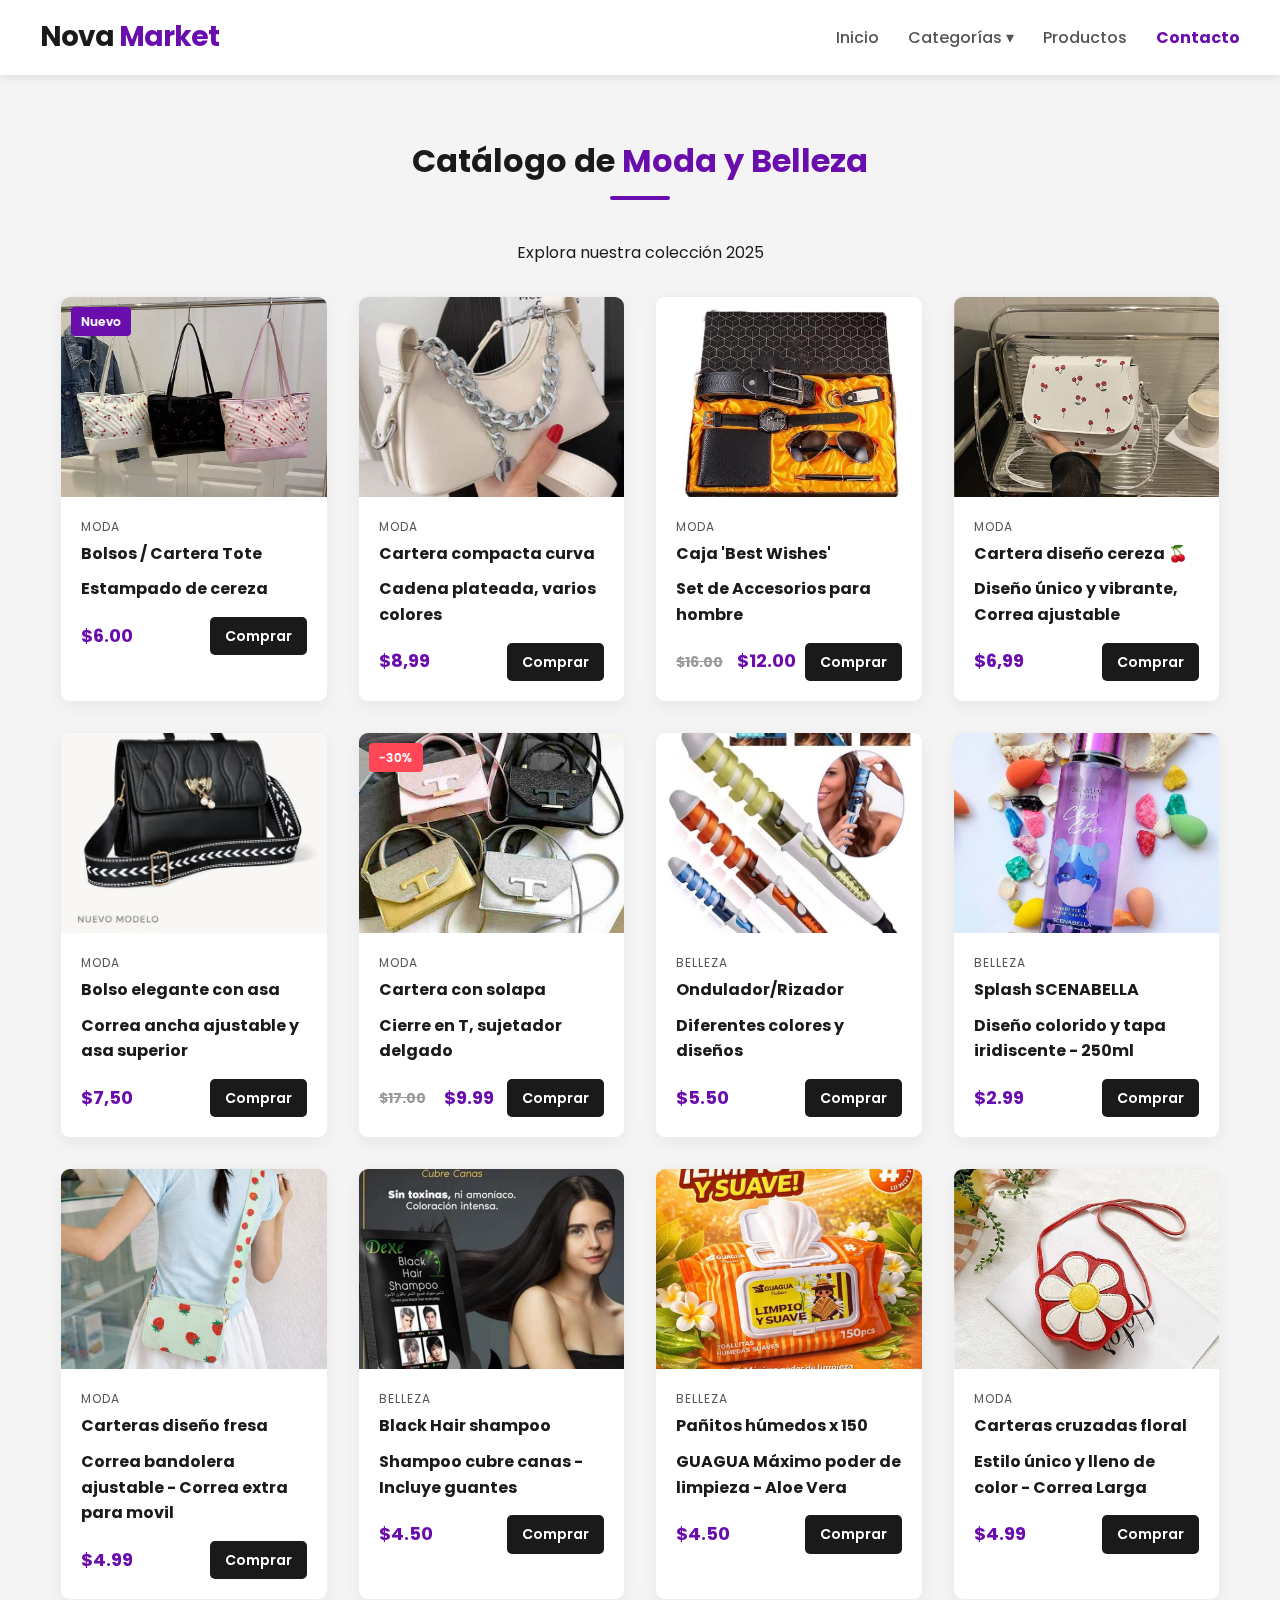
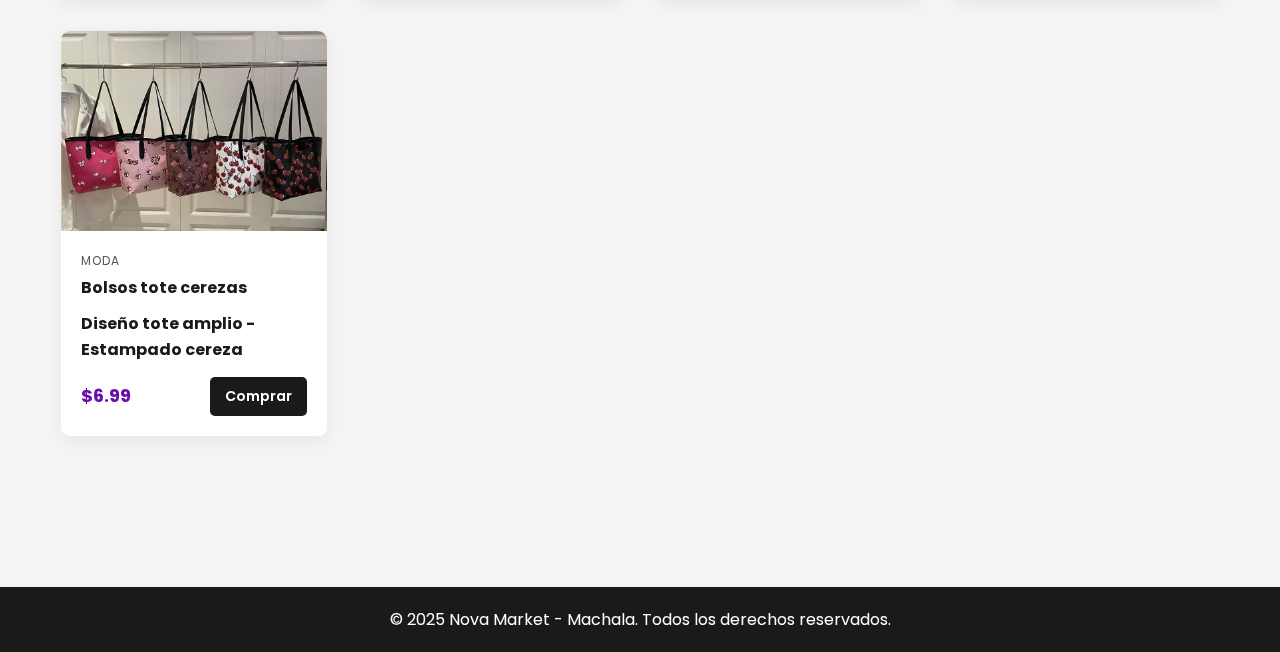
<file: moda.html>
<!DOCTYPE html>
<html lang="es">
<head>
    <meta charset="UTF-8">
    <meta name="viewport" content="width=device-width, initial-scale=1.0">
    <title>Nova Market | Catálogo 2025</title>
    
    <link rel="preconnect" href="https://fonts.googleapis.com">
    <link rel="preconnect" href="https://fonts.gstatic.com" crossorigin>
    <link href="https://fonts.googleapis.com/css2?family=Poppins:wght@300;400;600;700&display=swap" rel="stylesheet">

    <link rel="stylesheet" href="style.css">
</head>
<body>
    <div class="area">
        <ul class="circles">
            <li></li>
            <li></li>
            <li></li>
            <li></li>
            <li></li>
            <li></li>
            <li></li>
            <li></li>
            <li></li>
            <li></li>
        </ul>
    </div>
    
    <header class="main-header">
        <div class="container header-content">
            <div class="logo">
                <h1>Nova <span>Market</span></h1>
            </div>

            <nav class="navbar">
                <a href="index.html">Inicio</a>
                <div class="dropdown">
                    <a href="index.html#categorias" class="dropbtn">Categorías ▾</a>
                    
                    <div class="dropdown-content">
                        <a href="tecnologia.html">Tecnología y Accesorios</a>
                        <a href="hogar.html">Hogar y Cocina</a>
                        <a href="Papeleria.html">Papeleria y Oficina</a>
                        <a href="moda.html">Moda y Belleza</a>
                        <a href="Ferreteria.html">Ferretería y Herramientas</a>
                        <a href="jugueteria.html">Juguetes y Más</a>
                    </div>
                </div>
                <a href="index.html#productos">Productos</a>
                <a href="contacto.html" class="active-link">Contacto</a>
            </nav>
        </div>
    </header>

    <section id="productos" class="container section-padding">
        <h2 class="section-title">Catálogo de <span class="text-purple">Moda y Belleza</span></h2>
        <p style="text-align: center; margin-bottom: 30px;">Explora nuestra colección 2025</p>

        <div class="products-grid">

            <div class="product-card">
                <div class="product-image">
                    <img src="carteratotecereza.jpg" alt="Cartera">
                    <span class="badge">Nuevo</span> </div>
                <div class="product-info">
                    <p class="category-tag">Moda</p>
                    <h3>Bolsos / Cartera Tote</h3>
                    <h4>Estampado de cereza </h4>
                    <div class="price-row">
                        <span class="price">$6.00</span>
                        <a href="https://wa.me/593993153203?text=Hola%20quiero%20el%20producto" target="_blank" class="btn-cart">Comprar</a>
                    </div>
                </div>
            </div>

            <div class="product-card">
                <div class="product-image">
                    <img src="carteracurvacadena.jpg" alt="Cartera">
                </div>
                <div class="product-info">
                    <p class="category-tag">Moda</p>
                    <h3>Cartera compacta curva</h3>
                    <h4>Cadena plateada, varios colores</h4>
                    <div class="price-row">
                        <span class="price">$8,99</span>
                       <a href="https://wa.me/593993153203?text=Hola%20quiero%20el%20producto" target="_blank" class="btn-cart">Comprar</a>
                    </div>
                </div>
            </div>

            <div class="product-card">
                <div class="product-image">
                    <img src="set_BestWishes_hombre.jpg" alt="Reloj">
                </div>
                <div class="product-info">
                    <p class="category-tag">Moda</p>
                    <h3>Caja 'Best Wishes' </h3>
                    <h4>Set de Accesorios para hombre</h4>
                    <div class="price-row">
                        <span class="price old-price">$16.00</span>
                        <span class="price">$12.00</span>
                        <a href="https://wa.me/593993153203?text=Hola%20quiero%20el%20producto" target="_blank" class="btn-cart">Comprar</a>
                    </div>
                </div>
            </div>

            <div class="product-card">
                <div class="product-image">
                    <img src="carteracerezacorrea.jpg" alt="Cartera">
                </div>
                <div class="product-info">
                    <p class="category-tag">Moda</p>
                    <h3>Cartera diseño cereza 🍒</h3>
                    <h4>Diseño único y vibrante, Correa ajustable </h4>
                    <div class="price-row">
                        <span class="price">$6,99</span>
                        <a href="https://wa.me/593993153203?text=Hola%20quiero%20el%20producto" target="_blank" class="btn-cart">Comprar</a>
                    </div>
                </div>
            </div>


            <div class="product-card">
                <div class="product-image">
                    <img src="bolsonegroconasa.jpg" alt="Bolsos">
                </div>
                <div class="product-info">
                    <p class="category-tag">Moda</p>
                    <h3>Bolso elegante con asa</h3>
                    <h4>Correa ancha ajustable y asa superior</h4>
                    <div class="price-row">
                        <span class="price">$7,50</span>
                        <a href="https://wa.me/593993153203?text=Hola%20quiero%20el%20producto" target="_blank" class="btn-cart">Comprar</a>
                    </div>
                </div>
            </div>

            <div class="product-card">
                <div class="product-image">
                    <img src="carteracierreT.jpg" alt="Cartera">
                    <span class="badge offer">-30%</span>
                </div>
                <div class="product-info">
                    <p class="category-tag">Moda</p>
                    <h3>Cartera con solapa</h3>
                    <h4>Cierre en T, sujetador delgado</h4>
                    <div class="price-row">
                        <span class="price old-price">$17.00</span>
                        <span class="price">$9.99</span>
                        <a href="https://wa.me/593993153203?text=Hola%20quiero%20el%20producto" target="_blank" class="btn-cart">Comprar</a>
                    </div>
                </div>
            </div>

            <div class="product-card">
                <div class="product-image">
                    <img src="onduladorrizador.jpg" alt="ondulador">
                </div>
                <div class="product-info">
                    <p class="category-tag">Belleza</p>
                    <h3>Ondulador/Rizador</h3>
                    <h4>Diferentes colores y diseños</h4>
                    <div class="price-row">
                        <span class="price">$5.50</span>
                        <a href="https://wa.me/593993153203?text=Hola%20quiero%20el%20producto" target="_blank" class="btn-cart">Comprar</a>
                    </div>
                </div>
            </div>

            <div class="product-card">
                <div class="product-image">
                    <img src="splashsensualblush.jpg" alt="splash">
                </div>
                <div class="product-info">
                    <p class="category-tag">Belleza</p>
                    <h3>Splash SCENABELLA</h3>
                    <h4>Diseño colorido y tapa iridiscente - 250ml</h4>
                    <div class="price-row">
                        <span class="price">$2.99</span>
                        <a href="https://wa.me/593993153203?text=Hola%20quiero%20el%20producto" target="_blank" class="btn-cart">Comprar</a>
                    </div>
                </div>
            </div>
            
            <div class="product-card">
                <div class="product-image">
                    <img src="carterafresas.jpg" alt="cartera">
                </div>
                <div class="product-info">
                    <p class="category-tag">Moda</p>
                    <h3>Carteras diseño fresa</h3>
                    <h4>Correa bandolera ajustable - Correa extra para movil</h4>
                    <div class="price-row">
                        <span class="price">$4.99</span>
                        <a href="https://wa.me/593993153203?text=Hola%20quiero%20el%20producto" target="_blank" class="btn-cart">Comprar</a>
                    </div>
                </div>
            </div>

            <div class="product-card">
                <div class="product-image">
                    <img src="shampoocubrecanas.jpg" alt="shampoo">
                </div>
                <div class="product-info">
                    <p class="category-tag">Belleza</p>
                    <h3>Black Hair shampoo</h3>
                    <h4>Shampoo cubre canas - Incluye guantes</h4>
                    <div class="price-row">
                        <span class="price">$4.50</span>
                        <a href="https://wa.me/593993153203?text=Hola%20quiero%20el%20producto" target="_blank" class="btn-cart">Comprar</a>
                    </div>
                </div>
            </div>

            <div class="product-card">
                <div class="product-image">
                    <img src="pañitoshumedos150.jpg" alt="pañitos">
                </div>
                <div class="product-info">
                    <p class="category-tag">Belleza</p>
                    <h3>Pañitos húmedos x 150</h3>
                    <h4>GUAGUA Máximo poder de limpieza - Aloe Vera</h4>
                    <div class="price-row">
                        <span class="price">$4.50</span>
                        <a href="https://wa.me/593993153203?text=Hola%20quiero%20el%20producto" target="_blank" class="btn-cart">Comprar</a>
                    </div>
                </div>
            </div>

            <div class="product-card">
                <div class="product-image">
                    <img src="carteracruzadaflor.jpg" alt="cartera">
                </div>
                <div class="product-info">
                    <p class="category-tag">Moda</p>
                    <h3>Carteras cruzadas floral</h3>
                    <h4>Estilo único y lleno de color - Correa Larga</h4>
                    <div class="price-row">
                        <span class="price">$4.99</span>
                        <a href="https://wa.me/593993153203?text=Hola%20quiero%20el%20producto" target="_blank" class="btn-cart">Comprar</a>
                    </div>
                </div>
            </div>

            <div class="product-card">
                <div class="product-image">
                    <img src="bolsostotescereza.jpg" alt="bolsos">
                </div>
                <div class="product-info">
                    <p class="category-tag">Moda</p>
                    <h3>Bolsos tote cerezas</h3>
                    <h4>Diseño tote amplio - Estampado cereza </h4>
                    <div class="price-row">
                        <span class="price">$6.99</span>
                        <a href="https://wa.me/593993153203?text=Hola%20quiero%20el%20producto" target="_blank" class="btn-cart">Comprar</a>
                    </div>
                </div>
            </div>

        </div>
    </section>
    <footer>
        <p>&copy; 2025 Nova Market - Machala. Todos los derechos reservados.</p>
    </footer>

</body>
</html>
</file>
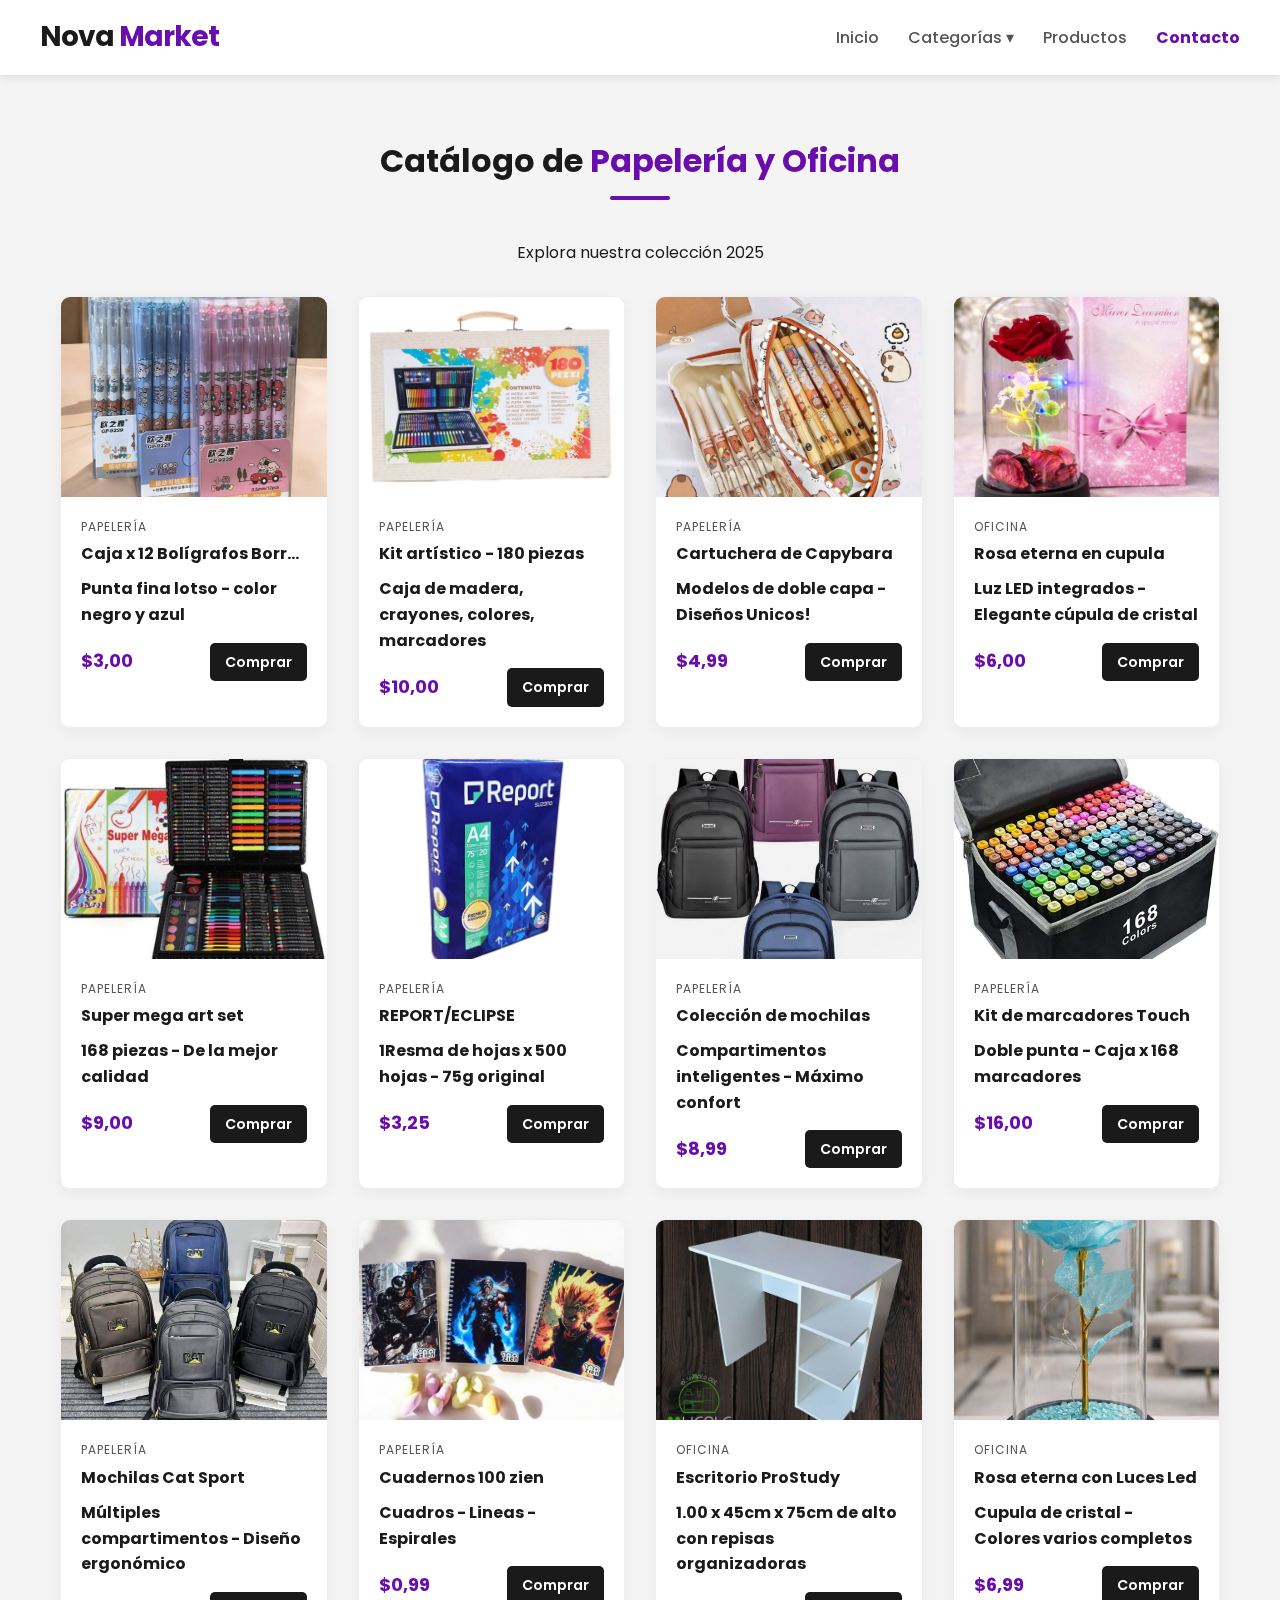
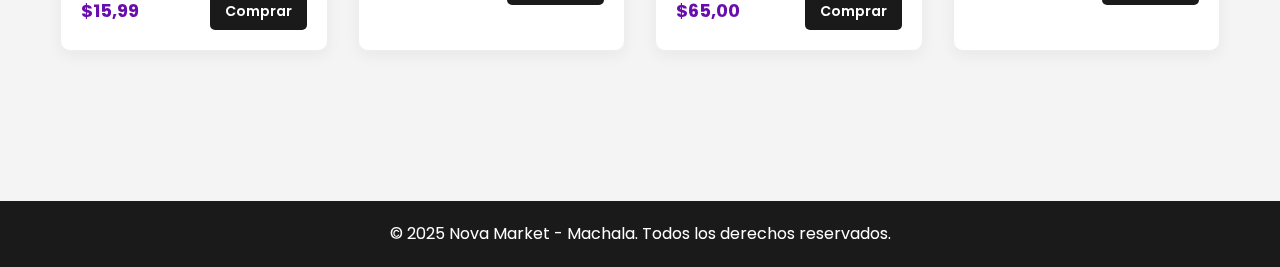
<file: Papeleria.html>
<!DOCTYPE html>
<html lang="es">
<head>
    <meta charset="UTF-8">
    <meta name="viewport" content="width=device-width, initial-scale=1.0">
    <title>Nova Market | Catálogo 2025</title>
    
    <link rel="preconnect" href="https://fonts.googleapis.com">
    <link rel="preconnect" href="https://fonts.gstatic.com" crossorigin>
    <link href="https://fonts.googleapis.com/css2?family=Poppins:wght@300;400;600;700&display=swap" rel="stylesheet">

    <link rel="stylesheet" href="style.css">
</head>
<body>
    <div class="area">
        <ul class="circles">
            <li></li>
            <li></li>
            <li></li>
            <li></li>
            <li></li>
            <li></li>
            <li></li>
            <li></li>
            <li></li>
            <li></li>
        </ul>
    </div>
    
    <header class="main-header">
        <div class="container header-content">
            <div class="logo">
                <h1>Nova <span>Market</span></h1>
            </div>

            <nav class="navbar">
                <a href="index.html">Inicio</a>
                <div class="dropdown">
                    <a href="index.html#categorias" class="dropbtn">Categorías ▾</a>
                    
                    <div class="dropdown-content">
                        <a href="tecnologia.html">Tecnología y Accesorios</a>
                        <a href="hogar.html">Hogar y Cocina</a>
                        <a href="Papeleria.html">Papeleria y Oficina</a>
                        <a href="moda.html">Moda y Belleza</a>
                        <a href="Ferreteria.html">Ferretería y Herramientas</a>
                        <a href="jugueteria.html">Juguetes y Más</a>
                    </div>
                </div>
                <a href="index.html#productos">Productos</a>
                <a href="contacto.html" class="active-link">Contacto</a>
            </nav>
        </div>
    </header>

    <section id="productos" class="container section-padding">
        <h2 class="section-title">Catálogo de <span class="text-purple">Papelería y Oficina</span></h2>
        <p style="text-align: center; margin-bottom: 30px;">Explora nuestra colección 2025</p>

        <div class="products-grid">

            <div class="product-card">
                <div class="product-image">
                    <img src="Boligrafosborrables.jpg" alt="Boligrafos">
                </div>
                <div class="product-info">
                    <p class="category-tag">Papelería</p>
                    <h3>Caja x 12 Bolígrafos Borrables </h3>
                    <h4>Punta fina lotso - color negro y azul</h4>
                    <div class="price-row">
                        <span class="price">$3,00</span>
                        <a href="https://wa.me/593993153203?text=Hola%20quiero%20el%20producto" target="_blank" class="btn-cart">Comprar</a>
                    </div>
                </div>
            </div>

            <div class="product-card">
                <div class="product-image">
                    <img src="kitartistico.jpg" alt="kitartistisco">
                </div>
                <div class="product-info">
                    <p class="category-tag">Papelería</p>
                    <h3>Kit artístico - 180 piezas</h3>
                    <h4>Caja de madera, crayones, colores, marcadores</h4>
                    <div class="price-row">
                        <span class="price">$10,00</span>
                        <a href="https://wa.me/593993153203?text=Hola%20quiero%20el%20producto" target="_blank" class="btn-cart">Comprar</a>
                    </div>
                </div>
            </div>

            <div class="product-card">
                <div class="product-image">
                    <img src="cartucheracapybara.jpg" alt="cartuchera">
                </div>
                <div class="product-info">
                    <p class="category-tag">Papelería</p>
                    <h3>Cartuchera de Capybara</h3>
                    <h4>Modelos de doble capa - Diseños Unicos!</h4>
                    <div class="price-row">
                        <span class="price">$4,99</span>
                        <a href="https://wa.me/593993153203?text=Hola%20quiero%20el%20producto" target="_blank" class="btn-cart">Comprar</a>
                    </div>
                </div>
            </div>

            <div class="product-card">
                <div class="product-image">
                    <img src="rosaeternaencupula.jpg" alt="adorno">
                </div>
                <div class="product-info">
                    <p class="category-tag">Oficina</p>
                    <h3>Rosa eterna en cupula</h3>
                    <h4>Luz LED integrados - Elegante cúpula de cristal</h4>
                    <div class="price-row">
                        <span class="price">$6,00</span>
                        <a href="https://wa.me/593993153203?text=Hola%20quiero%20el%20producto" target="_blank" class="btn-cart">Comprar</a>
                    </div>
                </div>
            </div>

            <div class="product-card">
                <div class="product-image">
                    <img src="supermegartset.jpg" alt="setart">
                </div>
                <div class="product-info">
                    <p class="category-tag">Papelería</p>
                    <h3>Super mega art set</h3>
                    <h4>168 piezas - De la mejor calidad</h4>
                    <div class="price-row">
                        <span class="price">$9,00</span>
                        <a href="https://wa.me/593993153203?text=Hola%20quiero%20el%20producto" target="_blank" class="btn-cart">Comprar</a>
                    </div>
                </div>
            </div>

            <div class="product-card">
                <div class="product-image">
                    <img src="resmadehojas.jpg" alt="hojas">
                </div>
                <div class="product-info">
                    <p class="category-tag">Papelería</p>
                    <h3>REPORT/ECLIPSE</h3>
                    <h4>1Resma de hojas x 500 hojas - 75g original</h4>
                    <div class="price-row">
                        <span class="price">$3,25</span>
                        <a href="https://wa.me/593993153203?text=Hola%20quiero%20el%20producto" target="_blank" class="btn-cart">Comprar</a>
                    </div>
                </div>
            </div>

            <div class="product-card">
                <div class="product-image">
                    <img src="colecciondemochilas.jpg" alt="mochilas">
                </div>
                <div class="product-info">
                    <p class="category-tag">Papelería</p>
                    <h3>Colección de mochilas</h3>
                    <h4>Compartimentos inteligentes - Máximo confort</h4>
                    <div class="price-row">
                        <span class="price">$8,99</span>
                        <a href="https://wa.me/593993153203?text=Hola%20quiero%20el%20producto" target="_blank" class="btn-cart">Comprar</a>
                    </div>
                </div>
            </div>

            <div class="product-card">
                <div class="product-image">
                    <img src="maarcadores168.jpg" alt="marcadores">
                </div>
                <div class="product-info">
                    <p class="category-tag">Papelería</p>
                    <h3>Kit de marcadores Touch</h3>
                    <h4>Doble punta - Caja x 168 marcadores</h4>
                    <div class="price-row">
                        <span class="price">$16,00</span>
                        <a href="https://wa.me/593993153203?text=Hola%20quiero%20el%20producto" target="_blank" class="btn-cart">Comprar</a>
                    </div>
                </div>
            </div>

            <div class="product-card">
                <div class="product-image">
                    <img src="mochilascatvisible.jpg" alt="mochilas">
                </div>
                <div class="product-info">
                    <p class="category-tag">Papelería</p>
                    <h3>Mochilas Cat Sport</h3>
                    <h4>Múltiples compartimentos - Diseño ergonómico</h4>
                    <div class="price-row">
                        <span class="price">$15,99</span>
                        <a href="https://wa.me/593993153203?text=Hola%20quiero%20el%20producto" target="_blank" class="btn-cart">Comprar</a>
                    </div>
                </div>
            </div>

            <div class="product-card">
                <div class="product-image">
                    <img src="cuadernos100cien.jpg" alt="cuadernos">
                </div>
                <div class="product-info">
                    <p class="category-tag">Papelería</p>
                    <h3>Cuadernos 100 zien</h3>
                    <h4>Cuadros - Lineas - Espirales</h4>
                    <div class="price-row">
                        <span class="price">$0,99</span>
                        <a href="https://wa.me/593993153203?text=Hola%20quiero%20el%20producto" target="_blank" class="btn-cart">Comprar</a>
                    </div>
                </div>
            </div>

            <div class="product-card">
                <div class="product-image">
                    <img src="escritorioprostudy.jpg" alt="escritorio">
                </div>
                <div class="product-info">
                    <p class="category-tag">Oficina</p>
                    <h3>Escritorio ProStudy</h3>
                    <h4>1.00 x 45cm x 75cm de alto con repisas organizadoras</h4>
                    <div class="price-row">
                        <span class="price">$65,00</span>
                        <a href="https://wa.me/593993153203?text=Hola%20quiero%20el%20producto" target="_blank" class="btn-cart">Comprar</a>
                    </div>
                </div>
            </div>

            <div class="product-card">
                <div class="product-image">
                    <img src="rosaeternacolorcompleto.jpg" alt="rosa">
                </div>
                <div class="product-info">
                    <p class="category-tag">Oficina</p>
                    <h3>Rosa eterna con Luces Led</h3>
                    <h4>Cupula de cristal - Colores varios completos</h4>
                    <div class="price-row">
                        <span class="price">$6,99</span>
                        <a href="https://wa.me/593993153203?text=Hola%20quiero%20el%20producto" target="_blank" class="btn-cart">Comprar</a>
                    </div>
                </div>
            </div>
 
        </div>
    </section>
    <footer>
        <p>&copy; 2025 Nova Market - Machala. Todos los derechos reservados.</p>
    </footer>

</body>
</html>
</file>
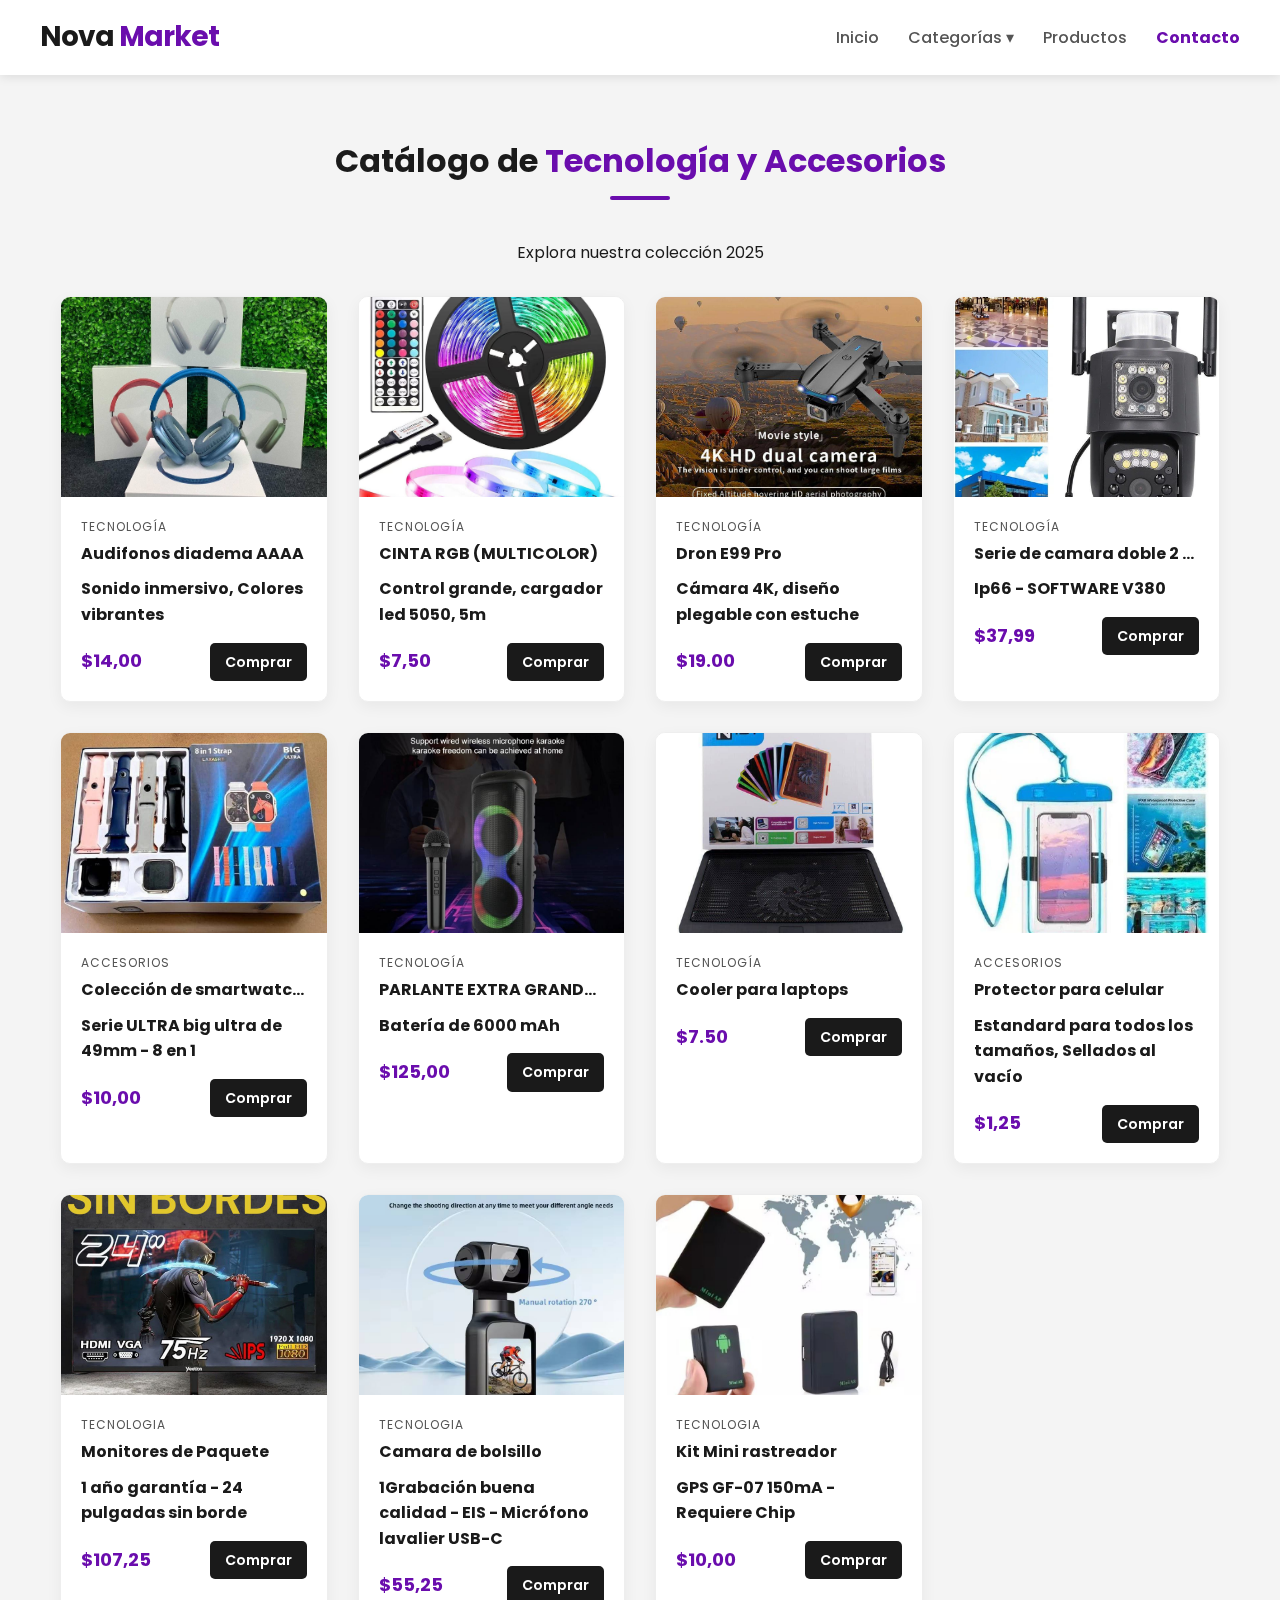
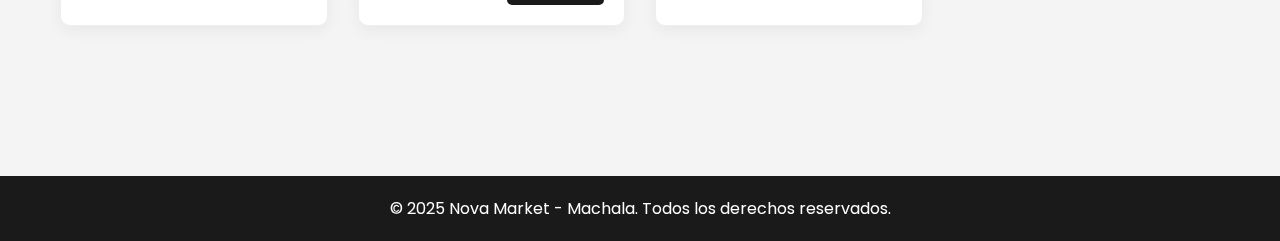
<file: tecnologia.html>
<!DOCTYPE html>
<html lang="es">
<head>
    <meta charset="UTF-8">
    <meta name="viewport" content="width=device-width, initial-scale=1.0">
    <title>Nova Market | Catálogo 2025</title>
    
    <link rel="preconnect" href="https://fonts.googleapis.com">
    <link rel="preconnect" href="https://fonts.gstatic.com" crossorigin>
    <link href="https://fonts.googleapis.com/css2?family=Poppins:wght@300;400;600;700&display=swap" rel="stylesheet">

    <link rel="stylesheet" href="style.css">
</head>
<body>
    <div class="area">
        <ul class="circles">
            <li></li>
            <li></li>
            <li></li>
            <li></li>
            <li></li>
            <li></li>
            <li></li>
            <li></li>
            <li></li>
            <li></li>
        </ul>
    </div>
    
    
    <header class="main-header">
        <div class="container header-content">
            <div class="logo">
                <h1>Nova <span>Market</span></h1>
            </div>

            <nav class="navbar">
                <a href="index.html">Inicio</a>
                <div class="dropdown">
                    <a href="index.html#categorias" class="dropbtn">Categorías ▾</a>
                    
                    <div class="dropdown-content">
                        <a href="tecnologia.html">Tecnología y Accesorios</a>
                        <a href="hogar.html">Hogar y Cocina</a>
                        <a href="Papeleria.html">Papeleria y Oficina</a>
                        <a href="moda.html">Moda y Belleza</a>
                        <a href="Ferreteria.html">Ferretería y Herramientas</a>
                        <a href="jugueteria.html">Juguetes y Más</a>
                    </div>
                </div>
                <a href="index.html#productos">Productos</a>
                <a href="contacto.html" class="active-link">Contacto</a>
            </nav>
        </div>
    </header>

    <section id="productos" class="container section-padding">
        <h2 class="section-title">Catálogo de <span class="text-purple">Tecnología y Accesorios</span></h2>
        <p style="text-align: center; margin-bottom: 30px;">Explora nuestra colección 2025</p>

        <div class="products-grid">

            <div class="product-card">
                <div class="product-image">
                    <img src="AUDÍFONOSDIADEMAAAA.jpg" alt="audifonos">
                </div>
                <div class="product-info">
                    <p class="category-tag">Tecnología</p>
                    <h3>Audifonos diadema AAAA</h3>
                    <h4>Sonido inmersivo, Colores vibrantes</h4>
                    <div class="price-row">
                        <span class="price">$14,00</span>
                        <a href="https://wa.me/593993153203?text=Hola%20quiero%20el%20producto" target="_blank" class="btn-cart">Comprar</a>
                    </div>
                </div>
            </div>

            <div class="product-card">
                <div class="product-image">
                    <img src="lucesled.jpg" alt="Luces">
                </div>
                <div class="product-info">
                    <p class="category-tag">Tecnología</p>
                    <h3>CINTA RGB (MULTICOLOR)</h3>
                    <h4>Control grande, cargador led 5050, 5m</h4>
                    <div class="price-row">
                        <span class="price">$7,50</span>
                       <a href="https://wa.me/593993153203?text=Hola%20quiero%20el%20producto" target="_blank" class="btn-cart">Comprar</a>
                    </div>
                </div>
            </div>

            <div class="product-card">
                <div class="product-image">
                    <img src="drone99.jpg" alt="Dron">
                </div>
                <div class="product-info">
                    <p class="category-tag">Tecnología</p>
                    <h3>Dron E99 Pro</h3>
                    <h4>Cámara 4K, diseño plegable con estuche</h4>
                    <div class="price-row">
                        <span class="price">$19.00</span>
                        <a href="https://wa.me/593993153203?text=Hola%20quiero%20el%20producto" target="_blank" class="btn-cart">Comprar</a>
                    </div>
                </div>
            </div>

            <div class="product-card">
                <div class="product-image">
                    <img src="camaradoble2en1.jpg" alt="Camara">
                </div>
                <div class="product-info">
                    <p class="category-tag">Tecnología</p>
                    <h3>Serie de camara doble 2 en 1 </h3>
                    <H4>Ip66 - SOFTWARE V380</H4>
                    <div class="price-row">
                        <span class="price">$37,99</span>
                        <a href="https://wa.me/593993153203?text=Hola%20quiero%20el%20producto" target="_blank" class="btn-cart">Comprar</a>
                    </div>
                </div>
            </div>

            <div class="product-card">
                <div class="product-image">
                    <img src="coleccsmartwatch.jpg" alt="Smartwatch">
                </div>
                <div class="product-info">
                    <p class="category-tag">Accesorios</p>
                    <h3>Colección de smartwatch gama alta </h3>
                    <h4>Serie ULTRA big ultra de 49mm - 8 en 1</h4>
                    <div class="price-row">
                        <span class="price">$10,00</span>
                        <a href="https://wa.me/593993153203?text=Hola%20quiero%20el%20producto" target="_blank" class="btn-cart">Comprar</a>
                    </div>
                </div>
            </div>
            <div class="product-card">
                <div class="product-image">
                    <img src="parlantagrnd.jpg" alt="Parlante">
                </div>
                <div class="product-info">
                    <p class="category-tag">Tecnología</p>
                    <h3>PARLANTE EXTRA GRANDE CON DOS MICRÓFONOS </h3>
                    <h4>Batería de 6000 mAh</h4>
                    <div class="price-row">
                        <span class="price">$125,00</span>
                        <a href="https://wa.me/593993153203?text=Hola%20quiero%20el%20producto" target="_blank" class="btn-cart">Comprar</a>
                    </div>
                </div>
            </div>

            <div class="product-card">
                <div class="product-image">
                    <img src="coolerportatil.jpg" alt="Cooler">
                </div>
                <div class="product-info">
                    <p class="category-tag">Tecnología</p>
                    <h3>Cooler para laptops</h3>
                    <div class="price-row">
                        <span class="price">$7.50</span>
                        <a href="https://wa.me/593993153203?text=Hola%20quiero%20el%20producto" target="_blank" class="btn-cart">Comprar</a>
                    </div>
                </div>
            </div>

            <div class="product-card">
                    <div class="product-image">
                        <img src="protectorcelular.jpg" alt="Protector">
                    </div>
                    <div class="product-info">
                        <p class="category-tag">Accesorios</p>
                        <h3>Protector para celular </h3>
                        <h4>Estandard para todos los tamaños, Sellados al vacío </h4>
                        <div class="price-row">
                            <span class="price">$1,25</span>
                        <a href="https://wa.me/593993153203?text=Hola%20quiero%20el%20producto" target="_blank" class="btn-cart">Comprar</a>
                    </div>
                </div>
            </div>

            <div class="product-card">
                    <div class="product-image">
                        <img src="monitores.jpg" alt="monitores">
                    </div>
                    <div class="product-info">
                        <p class="category-tag">Tecnologia</p>
                        <h3>Monitores de Paquete</h3>
                        <h4>1 año garantía - 24 pulgadas sin borde</h4>
                        <div class="price-row">
                            <span class="price">$107,25</span>
                        <a href="https://wa.me/593993153203?text=Hola%20quiero%20el%20producto" target="_blank" class="btn-cart">Comprar</a>
                    </div>
                </div>
            </div>

            <div class="product-card">
                    <div class="product-image">
                        <img src="camaradebolsillo.jpg" alt="camara">
                    </div>
                    <div class="product-info">
                        <p class="category-tag">Tecnologia</p>
                        <h3>Camara de bolsillo</h3>
                        <h4>1Grabación buena calidad - EIS - Micrófono lavalier USB-C</h4>
                        <div class="price-row">
                            <span class="price">$55,25</span>
                        <a href="https://wa.me/593993153203?text=Hola%20quiero%20el%20producto" target="_blank" class="btn-cart">Comprar</a>
                    </div>
                </div>
            </div>

            <div class="product-card">
                    <div class="product-image">
                        <img src="minirastreeador.jpg" alt="rastreador">
                    </div>
                    <div class="product-info">
                        <p class="category-tag">Tecnologia</p>
                        <h3>Kit Mini rastreador</h3>
                        <h4>GPS GF-07 150mA - Requiere Chip</h4>
                        <div class="price-row">
                            <span class="price">$10,00</span>
                        <a href="https://wa.me/593993153203?text=Hola%20quiero%20el%20producto" target="_blank" class="btn-cart">Comprar</a>
                    </div>
                </div>
            </div>

        </div>
    </section>
    <footer>
        <p>&copy; 2025 Nova Market - Machala. Todos los derechos reservados.</p>
    </footer>

</body>
</html>
</file>
<file: style.css>
/* --- 1. VARIABLES & RESET --- */
:root {
    --color-morado: #6A0DAD;
    --color-morado-claro: #8A2BE2;
    --bg-fondo: #f4f4f4;
    --bg-blanco: #ffffff;
    --txt-negro: #1a1a1a;
    --txt-gris: #555555;
}

* { margin: 0; padding: 0; box-sizing: border-box; }

body {
    font-family: 'Poppins', sans-serif;
    background-color: var(--bg-fondo);
    color: var(--txt-negro);
    line-height: 1.6;
}

.container { max-width: 1200px; margin: 0 auto; padding: 0 20px; }
a { text-decoration: none; }

/* --- 2. ENCABEZADO (HEADER) --- */
.main-header {
    background-color: var(--bg-blanco);
    box-shadow: 0 2px 10px rgba(0,0,0,0.1);
    position: sticky; top: 0; z-index: 1000;
}

.header-content { display: flex; justify-content: space-between; align-items: center; padding: 15px 0; }

.logo h1 { font-size: 28px; font-weight: 700; color: var(--txt-negro); letter-spacing: -1px; }
.logo span { color: var(--color-morado); }

.navbar a {
    color: var(--txt-gris); margin-left: 25px; font-weight: 500; transition: color 0.3s;
}
.navbar a:hover { color: var(--color-morado); }

/* --- 3. Imágenes y Botones --- */
.slide img, .cat-img img, .product-image img {
    width: 100%; height: 100%; object-fit: cover;
}

/* Estructura para todos los botones */
.btn-primary, .btn-cart {
    display: inline-block; border-radius: 5px; font-weight: 600; transition: background 0.3s;
    color: white; padding: 8px 15px;
}

/* Colores específicos de botones */
.btn-primary { padding: 12px 30px; background-color: var(--color-morado); }
.btn-primary:hover { background-color: var(--color-morado-claro); }

.btn-cart { background-color: var(--txt-negro); font-size: 14px; }
.btn-cart:hover { background-color: var(--color-morado); }

/* --- 4. SLIDER --- */
.slider-container { width: 100%; height: 500px; overflow: hidden; position: relative; }
.slider-wrapper {
    display: flex; width: 100%; height: 100%; overflow-x: auto;
    scroll-snap-type: x mandatory; scroll-behavior: smooth; scrollbar-width: none;
}
.slider-wrapper::-webkit-scrollbar { display: none; }
.slide { flex: 0 0 100%; height: 100%; position: relative; scroll-snap-align: center; }
.slide img { filter: brightness(0.6); }

.slide-content {
    position: absolute; top: 50%; left: 50%; transform: translate(-50%, -50%);
    text-align: center; color: white; width: 80%;
}
.slide-content h2 { font-size: 40px; margin-bottom: 10px; text-shadow: 2px 2px 4px rgba(0,0,0,0.5); }

/* --- 5. CATEGORÍAS --- */
.section-padding { padding: 60px 20px; }
.section-title { text-align: center; font-size: 32px; margin-bottom: 40px; }
.section-title::after {
    content: ''; display: block; width: 60px; height: 4px;
    background-color: var(--color-morado); margin: 10px auto 0; border-radius: 2px;
}
.text-purple { color: var(--color-morado); }

.categories-grid {
    display: grid; grid-template-columns: repeat(auto-fit, minmax(150px, 1fr)); gap: 30px; text-align: center;
}
.category-item { color: var(--txt-negro); transition: transform 0.3s; display: block; }
.category-item:hover { transform: translateY(-10px); }
.category-item:hover .cat-img { border-color: var(--color-morado); }

.cat-img {
    width: 140px; height: 140px; margin: 0 auto 15px; border-radius: 50%;
    overflow: hidden; border: 3px solid transparent; transition: border-color 0.3s; box-shadow: 0 5px 15px rgba(0,0,0,0.1);
}

/* --- 6. PRODUCTOS --- */
.products-grid {
    display: grid; grid-template-columns: repeat(auto-fill, minmax(250px, 1fr)); gap: 30px; padding-bottom: 40px;
}
.product-card {
    background-color: var(--bg-blanco); border-radius: 10px; overflow: hidden;
    box-shadow: 0 5px 15px rgba(0,0,0,0.05); transition: transform 0.3s, box-shadow 0.3s; border: 1px solid #eee;
}
.product-card:hover { transform: translateY(-5px); box-shadow: 0 10px 20px rgba(0,0,0,0.1); }

.product-image { width: 100%; height: 200px; position: relative; background-color: #f9f9f9; }

.badge {
    position: absolute; top: 10px; left: 10px; background-color: var(--color-morado);
    color: white; padding: 5px 10px; font-size: 12px; font-weight: 600; border-radius: 4px;
}
.badge.offer { background-color: #ff4757; }

.product-info { padding: 20px; }
.category-tag { font-size: 12px; color: var(--txt-gris); text-transform: uppercase; letter-spacing: 1px; }
.product-info h3 {
    font-size: 16px; margin: 5px 0 10px; color: var(--txt-negro);
    white-space: nowrap; overflow: hidden; text-overflow: ellipsis;
}

.price-row { display: flex; justify-content: space-between; align-items: center; margin-top: 15px; }
.price { font-size: 18px; font-weight: 700; color: var(--color-morado); }
.old-price { font-size: 14px; text-decoration: line-through; color: #999; margin-right: 5px; }

/* --- 7. FOOTER & EXTRAS --- */
footer { background-color: var(--txt-negro); color: var(--bg-blanco); text-align: center; padding: 20px; margin-top: 50px; }

@media (max-width: 768px) {
    .slider-container { height: 350px; }
    .slide-content h2 { font-size: 28px; }
}

/* --- 8. ANIMACIÓN DE FONDO --- */
.area {
    background: #f4f4f4; width: 100%; height: 100vh; position: fixed; top: 0; left: 0; z-index: -1;
}
.circles { position: absolute; top: 0; left: 0; width: 100%; height: 100%; overflow: hidden; margin: 0; padding: 0; }
.circles li {
    position: absolute; display: block; list-style: none; width: 20px; height: 20px;
    background: rgba(252, 93, 93, 0.8); /* Tu color rojizo actual */
    animation: animate 25s linear infinite; bottom: -150px; border-radius: 50%;
}

/* Ubicaciones */
.circles li:nth-child(1) { left: 25%; width: 80px; height: 80px; animation-delay: 0s; }
.circles li:nth-child(2) { left: 10%; width: 20px; height: 20px; animation-delay: 2s; animation-duration: 12s; }
.circles li:nth-child(3) { left: 70%; width: 20px; height: 20px; animation-delay: 4s; }
.circles li:nth-child(4) { left: 40%; width: 60px; height: 60px; animation-delay: 0s; animation-duration: 18s; }
.circles li:nth-child(5) { left: 65%; width: 20px; height: 20px; animation-delay: 0s; }
.circles li:nth-child(6) { left: 75%; width: 110px; height: 110px; animation-delay: 3s; }
.circles li:nth-child(7) { left: 35%; width: 150px; height: 150px; animation-delay: 7s; }
.circles li:nth-child(8) { left: 50%; width: 25px; height: 25px; animation-delay: 15s; animation-duration: 45s; }
.circles li:nth-child(9) { left: 20%; width: 15px; height: 15px; animation-delay: 2s; animation-duration: 35s; }
.circles li:nth-child(10){ left: 85%; width: 150px; height: 150px; animation-delay: 0s; animation-duration: 11s; }

@keyframes animate {
    0% { transform: translateY(0) rotate(0deg); opacity: 1; border-radius: 0; }
    100% { transform: translateY(-1000px) rotate(720deg); opacity: 0; border-radius: 50%; }
}

/* --- ESTILOS ESPECÍFICOS PÁGINA CONTACTO --- */


.navbar a.active-link {
    color: var(--color-morado);
    font-weight: 700;
}


.contact-wrapper {
    display: grid;
    grid-template-columns: repeat(auto-fit, minmax(350px, 1fr));
    gap: 50px;
    align-items: start;
}


.info-box {
    background-color: var(--bg-blanco);
    padding: 30px;
    border-radius: 15px;
    display: flex;
    align-items: center;
    margin-bottom: 25px;
    box-shadow: 0 5px 15px rgba(0,0,0,0.05);
    transition: transform 0.3s ease;
    border: 1px solid #eee;
}

.info-box:hover {
    transform: translateY(-5px);
    border-color: var(--color-morado);
}

.icon-box {
    font-size: 40px;
    margin-right: 25px;
    background-color: #f4f4f4;
    width: 70px;
    height: 70px;
    display: flex;
    align-items: center;
    justify-content: center;
    border-radius: 50%; 
}

.details h3 {
    font-size: 20px;
    margin-bottom: 5px;
    color: var(--color-morado);
}

.details p {
    color: var(--txt-gris);
    margin-bottom: 3px;
}


.contact-form-container {
    background-color: var(--bg-blanco);
    padding: 40px;
    border-radius: 15px;
    box-shadow: 0 10px 30px rgba(0,0,0,0.1); 
}

.contact-form-container h3 {
    font-size: 24px;
    margin-bottom: 30px;
}

.input-group {
    margin-bottom: 20px;
}

.input-group label {
    display: block;
    margin-bottom: 8px;
    font-weight: 600;
    color: var(--txt-negro);
}


.form-style input, 
.form-style textarea {
    width: 100%;
    padding: 15px;
    border: 2px solid #eee;
    border-radius: 8px;
    font-family: 'Poppins', sans-serif;
    font-size: 14px;
    transition: all 0.3s ease;
    background-color: #fdfdfd;
}


.form-style input:focus, 
.form-style textarea:focus {
    outline: none;
    border-color: var(--color-morado);
    background-color: white;
    box-shadow: 0 0 0 4px rgba(106, 13, 173, 0.1);
}

.form-btn {
    width: 100%; 
    padding: 15px;
    font-size: 16px;
    cursor: pointer;
    border: none;
}


/* --- MENÚ DESPLEGABLE (DROPDOWN) --- */

.dropdown {
    display: inline-block;
    position: relative;
}


.dropdown .dropbtn {
    margin-left: 25px; 
    color: var(--txt-gris);
    font-weight: 500;
    font-size: 16px;
    cursor: pointer;
    transition: color 0.3s ease;
}


.dropdown:hover .dropbtn {
    color: var(--color-morado);
}


.dropdown-content {
    display: none; 
    position: absolute;
    background-color: var(--bg-blanco);
    min-width: 180px; 
    box-shadow: 0px 8px 16px 0px rgba(0,0,0,0.1); 
    z-index: 1000; 
    border-radius: 8px;
    top: 100%;
    left: 25px; 
    overflow: hidden;
    border: 1px solid #eee;
}


.dropdown-content a {
    color: var(--txt-negro);
    padding: 12px 16px;
    text-decoration: none;
    display: block;
    text-align: left;
    margin-left: 0;
    font-size: 14px;
    border-bottom: 1px solid #f9f9f9;
}


.dropdown-content a:hover {
    background-color: #f4f4f4;
    color: var(--color-morado);
    padding-left: 20px; 
}

.dropdown:hover .dropdown-content {
    display: block;
}
</file>
